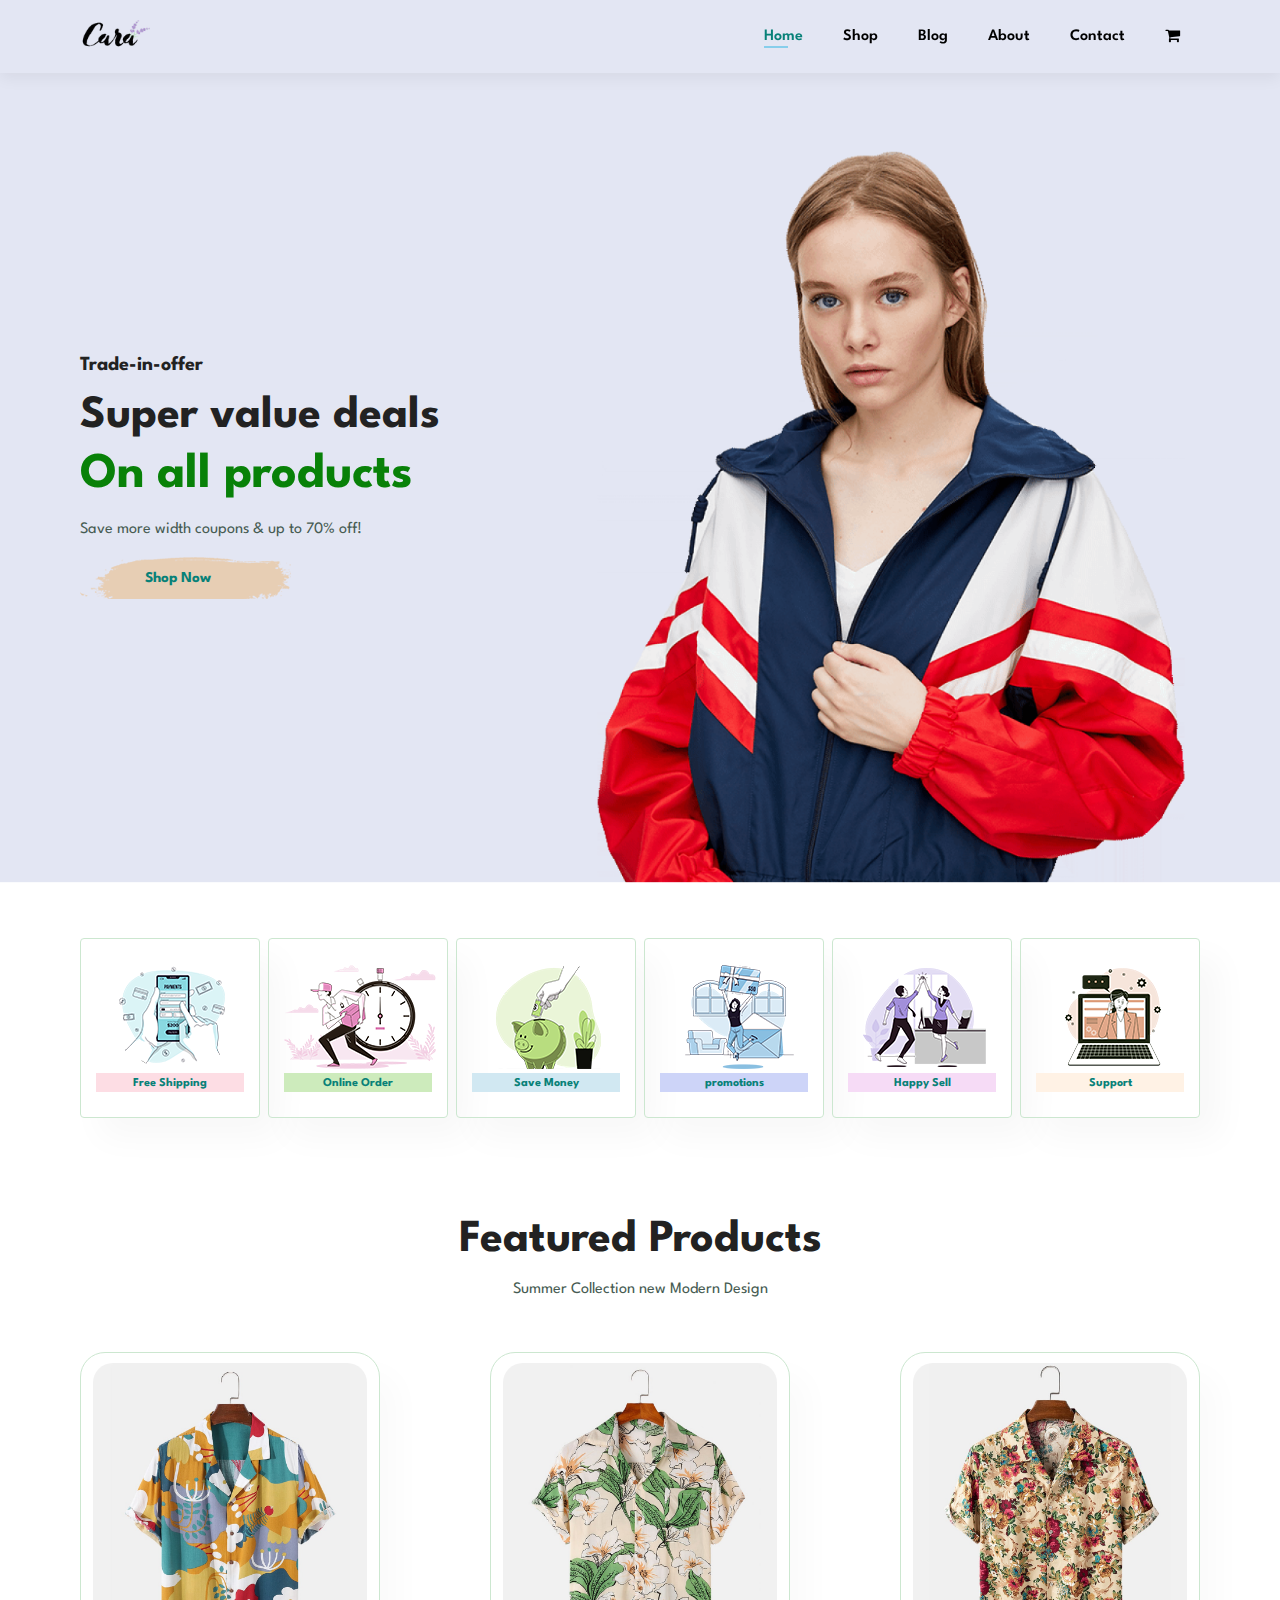
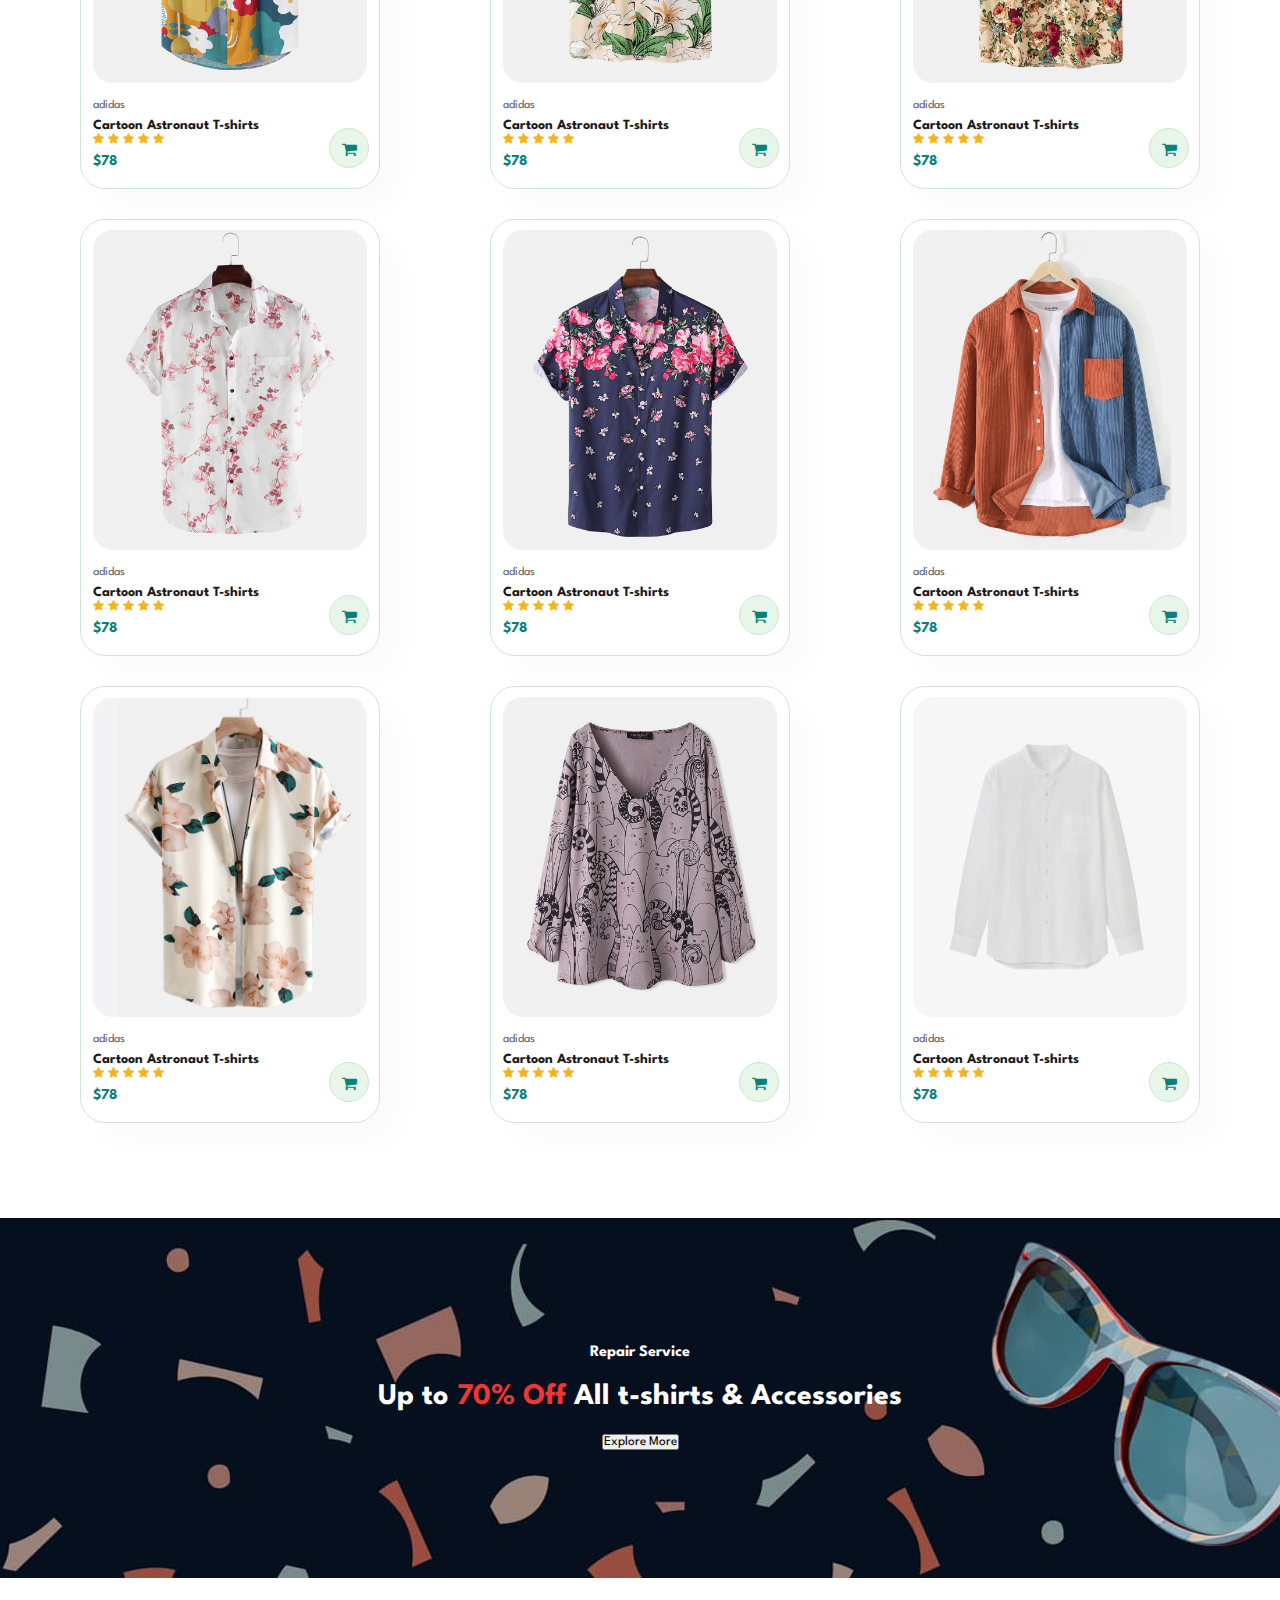
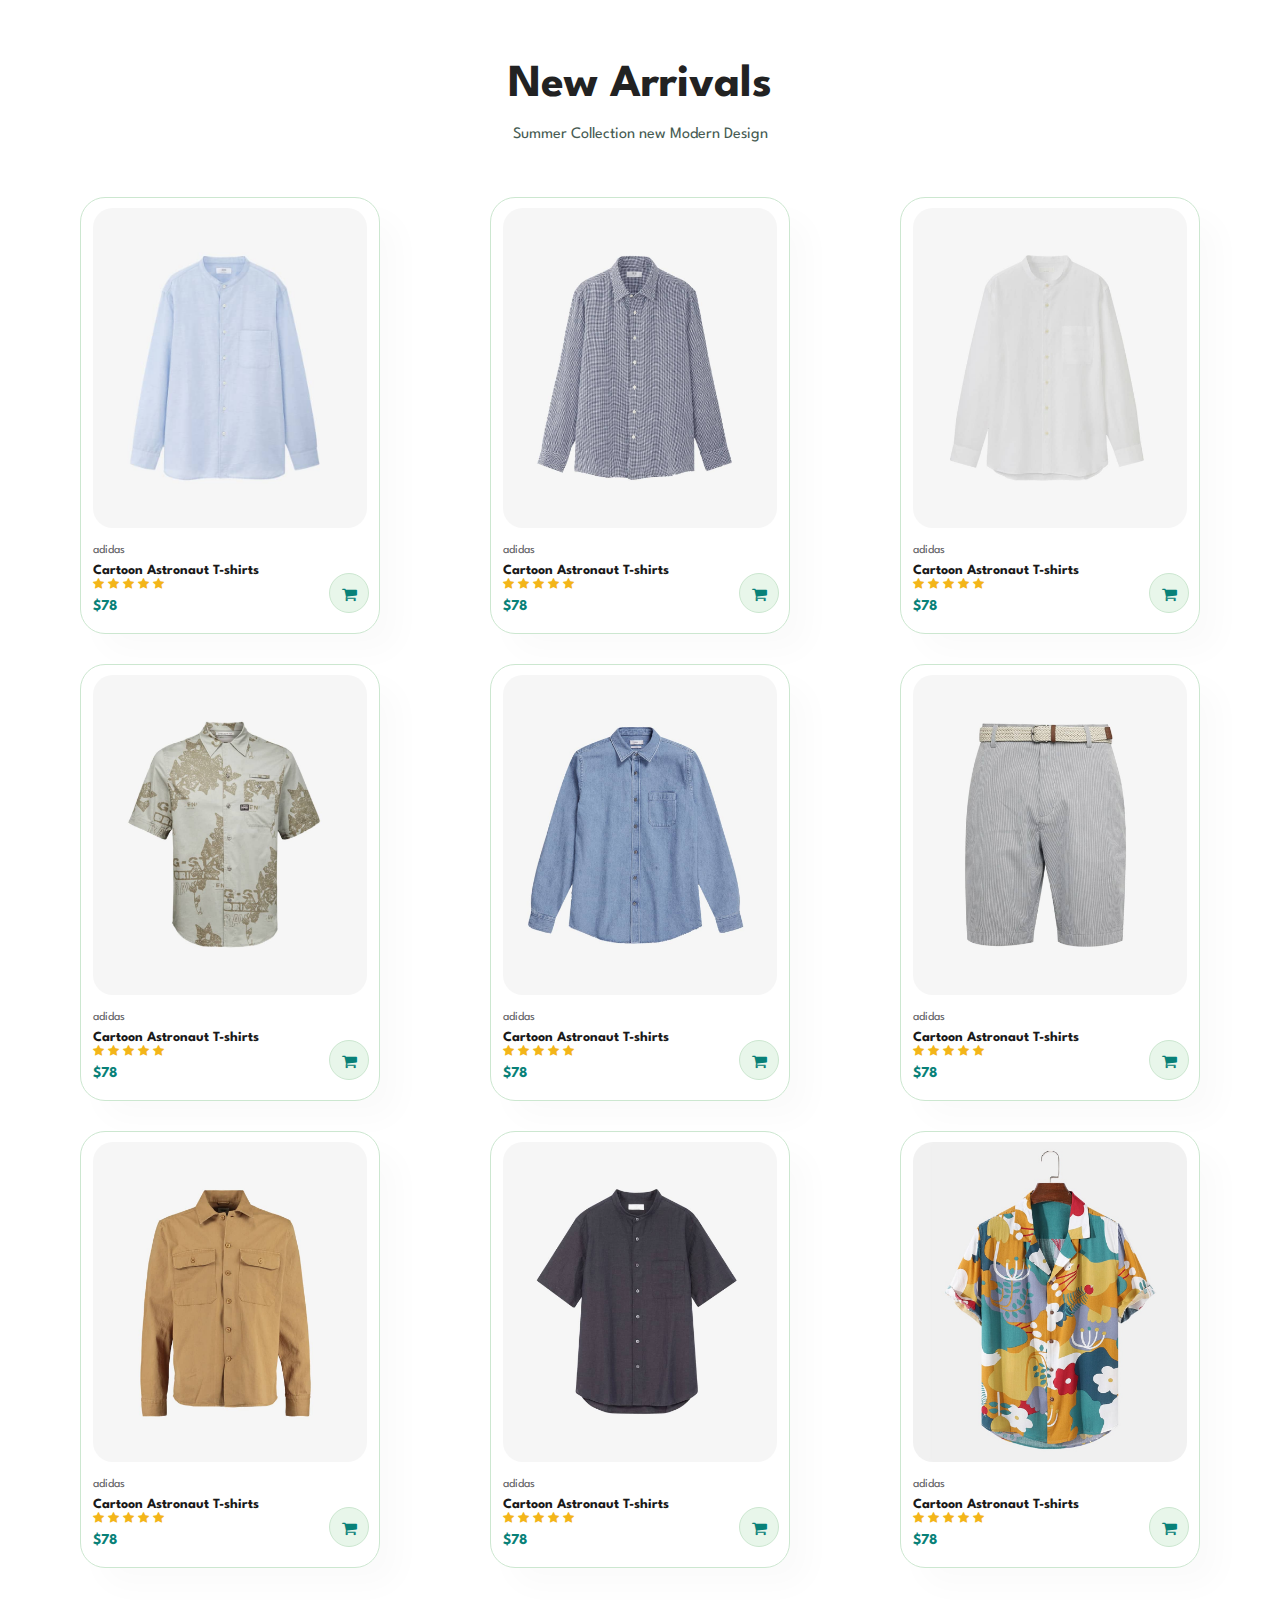
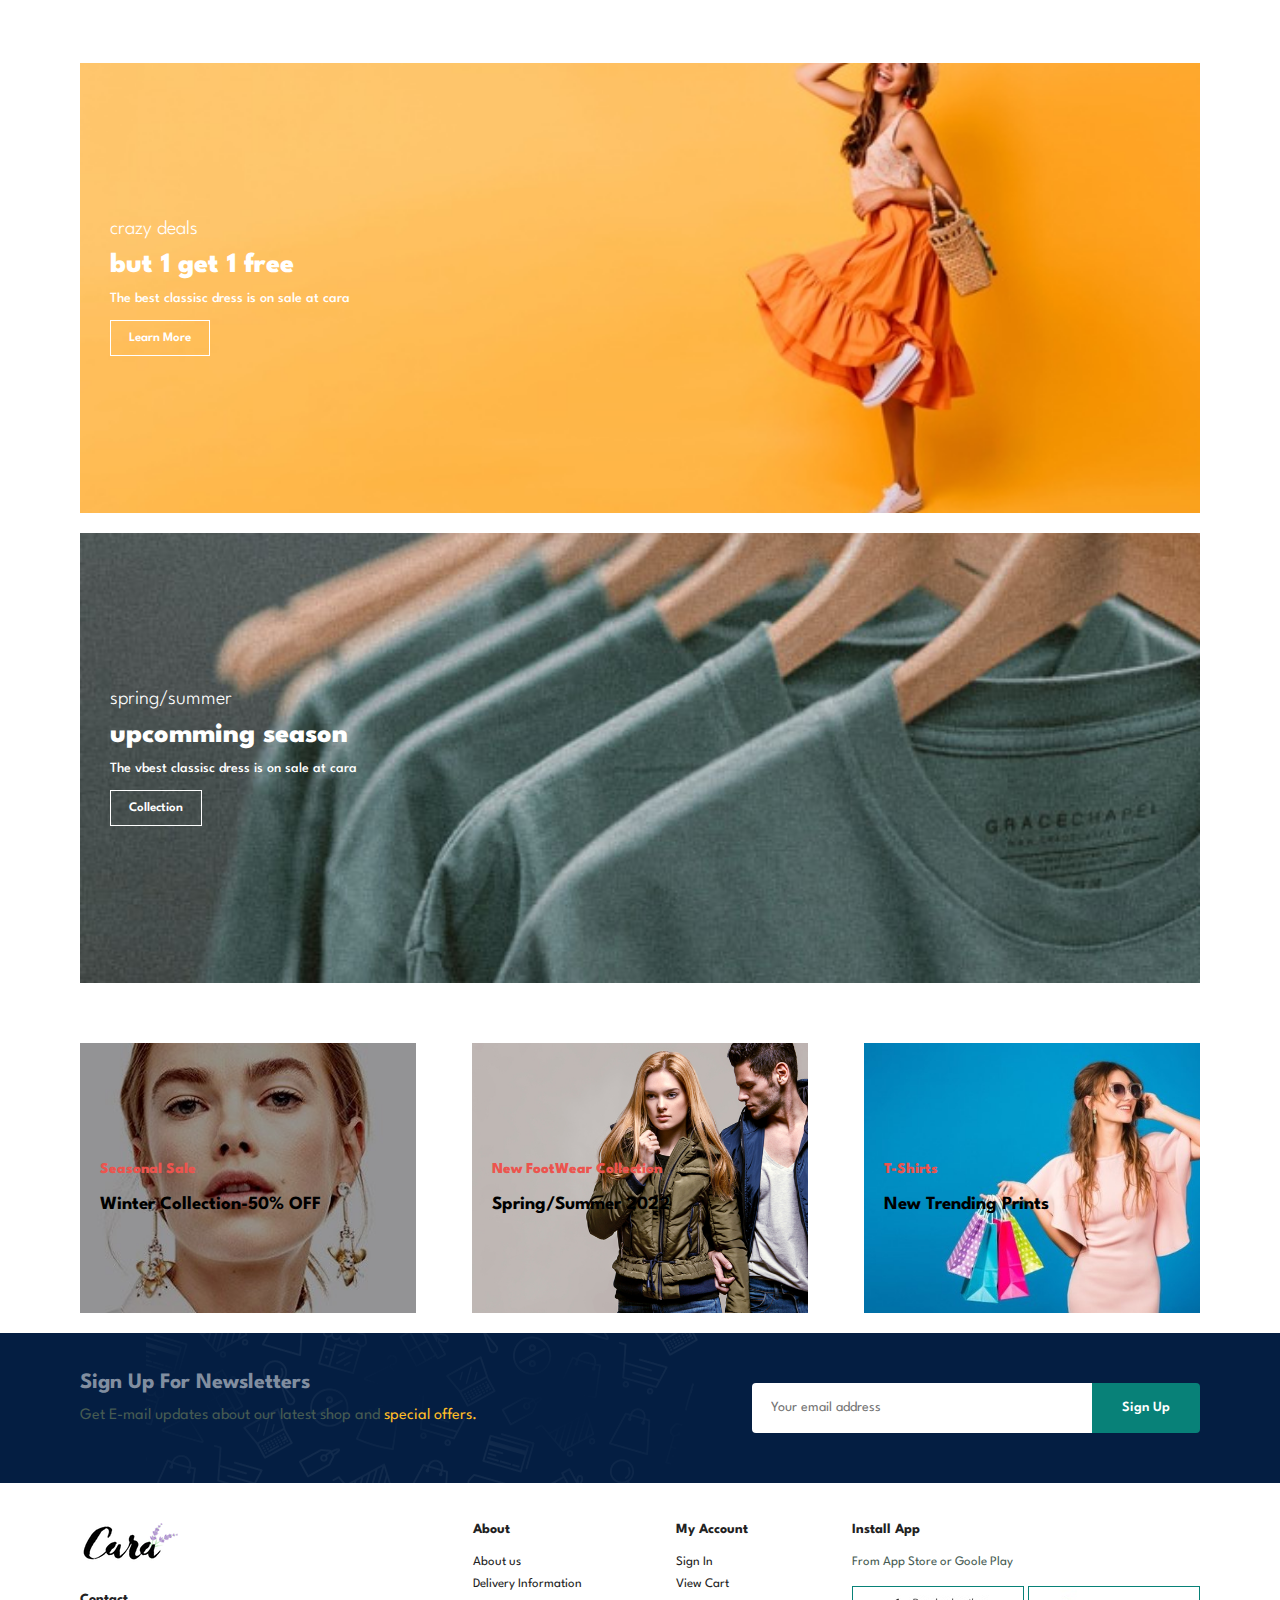
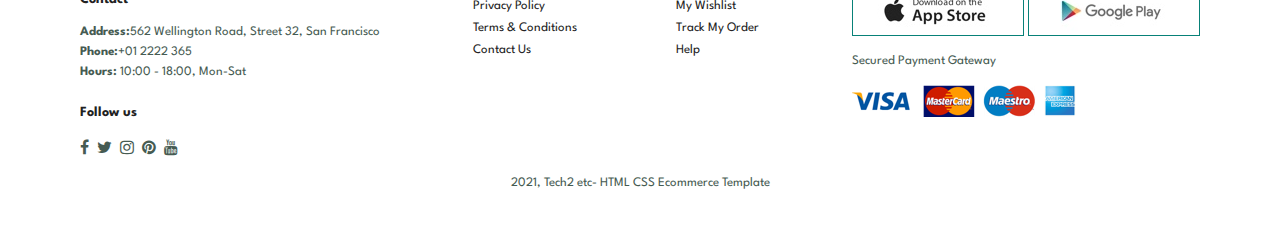
<file: index.html>
<!DOCTYPE html>
<html lang="en">
<head>
    <meta charset="UTF-8">
    <meta name="viewport" content="width=device-width, initial-scale=1.0">
    <title>Ecommerce Website</title>
    <link rel="stylesheet" href="style.css">
    <link rel="stylesheet" href="https://cdnjs.cloudflare.com/ajax/libs/font-awesome/4.7.0/css/font-awesome.min.css">
</head>
<body>

    <section id="header">
        <a href="#"><img src="img/logo.png" class="logo" alt="" style="width: 100px; height: auto;"></a>

        <div>
            <ul id="navbar">
                <li><a class="active" href="home.html">Home</a></li>
                <li><a href="shop.html">Shop</a></li>
                <li><a href="blog.html">Blog</a></li>
                <li><a href="about.html">About</a></li>
                <li><a href="contact.html">Contact</a></li>
                <li id="lg-bag"><a href="cart.html"><i class="fa fa-shopping-cart" aria-hidden="true"></i></a></li>
                <a href="#" id="close"><i class="fa fa-times"></i></a>
            </ul>
        </div>
        <div id="mobile">
            <a href="cart.html"><i class="fa fa-shopping-cart" aria-hidden="true"></i></a>
            <i id="bar" class="fa fa-outdent"></i>
        </div>
    </section>

    <section id="hero">
        <h4>Trade-in-offer</h4>
        <h2>Super value deals</h2>
        <h1>On all products</h1>
        <p>Save more width coupons & up to 70% off!</p>
        <button>Shop Now</button>
    </section>

    <section id="feature" class="section-p1">
        <div class="fe-box">
            <img src="img/features/f1.png" alt="">
            <h6>Free Shipping</h6>
        </div>
        <div class="fe-box">
            <img src="img/features/f2.png" alt="">
            <h6>Online Order</h6>
        </div>
        <div class="fe-box">
            <img src="img/features/f3.png" alt="">
            <h6>Save Money</h6>
        </div>
        <div class="fe-box">
            <img src="img/features/f4.png" alt="">
            <h6>promotions</h6>
        </div>
        <div class="fe-box">
            <img src="img/features/f5.png" alt="">
            <h6>Happy Sell</h6>
        </div>
        <div class="fe-box">
            <img src="img/features/f6.png" alt="">
            <h6>Support</h6>
        </div>
    </section>

    <section id="product1" class="section-p1">
        <h2>Featured Products</h2>
        <p>Summer Collection new Modern Design</p>
        <div class=" pro-container">
            <div class="pro">
                <img src="img/products/f1.jpg" alt="">
                <div class="des">
                    <span>adidas</span>
                    <h5>Cartoon Astronaut T-shirts</h5>
                    <div class="star">
                        <i class="fa fa-star"></i>
                        <i class="fa fa-star"></i>
                        <i class="fa fa-star"></i>
                        <i class="fa fa-star"></i>
                        <i class="fa fa-star"></i>
                    </div>
                    <h4>$78</h4>
                </div>
                <a href="#"><i class="fa fa-shopping-cart cart"></i></a>
            </div>
            <div class="pro">
            <img src="img/products/f2.jpg" alt="">
            <div class="des">
                <span>adidas</span>
                <h5>Cartoon Astronaut T-shirts</h5>
                <div class="star">
                    <i class="fa fa-star"></i>
                    <i class="fa fa-star"></i>
                    <i class="fa fa-star"></i>
                    <i class="fa fa-star"></i>
                    <i class="fa fa-star"></i>
                </div>
                <h4>$78</h4>
            </div>
            <a href="#"><i class="fa fa-shopping-cart cart"></i></a>
            </div>
            <div class="pro">
            <img src="img/products/f3.jpg" alt="">
            <div class="des">
                <span>adidas</span>
                <h5>Cartoon Astronaut T-shirts</h5>
                <div class="star">
                    <i class="fa fa-star"></i>
                    <i class="fa fa-star"></i>
                    <i class="fa fa-star"></i>
                    <i class="fa fa-star"></i>
                    <i class="fa fa-star"></i>
                </div>
                <h4>$78</h4>
            </div>
            <a href="#"><i class="fa fa-shopping-cart cart"></i></a>
            </div>
            <div class="pro">
            <img src="img/products/f4.jpg" alt="">
            <div class="des">
                <span>adidas</span>
                <h5>Cartoon Astronaut T-shirts</h5>
                <div class="star">
                    <i class="fa fa-star"></i>
                    <i class="fa fa-star"></i>
                    <i class="fa fa-star"></i>
                    <i class="fa fa-star"></i>
                    <i class="fa fa-star"></i>
                </div>
                <h4>$78</h4>
            </div>
            <a href="#"><i class="fa fa-shopping-cart cart"></i></a>
            </div>
            <div class="pro">
            <img src="img/products/f5.jpg" alt="">
            <div class="des">
                <span>adidas</span>
                <h5>Cartoon Astronaut T-shirts</h5>
                <div class="star">
                    <i class="fa fa-star"></i>
                    <i class="fa fa-star"></i>
                    <i class="fa fa-star"></i>
                    <i class="fa fa-star"></i>
                    <i class="fa fa-star"></i>
                </div>
                <h4>$78</h4>
            </div>
            <a href="#"><i class="fa fa-shopping-cart cart"></i></a>
            </div>
            <div class="pro">
            <img src="img/products/f6.jpg" alt="">
            <div class="des">
                <span>adidas</span>
                <h5>Cartoon Astronaut T-shirts</h5>
                <div class="star">
                    <i class="fa fa-star"></i>
                    <i class="fa fa-star"></i>
                    <i class="fa fa-star"></i>
                    <i class="fa fa-star"></i>
                    <i class="fa fa-star"></i>
                </div>
                <h4>$78</h4>
            </div>
            <a href="#"><i class="fa fa-shopping-cart cart"></i></a>
            </div>
            <div class="pro">
            <img src="img/products/f7.png" alt="">
            <div class="des">
                <span>adidas</span>
                <h5>Cartoon Astronaut T-shirts</h5>
                <div class="star">
                    <i class="fa fa-star"></i>
                    <i class="fa fa-star"></i>
                    <i class="fa fa-star"></i>
                    <i class="fa fa-star"></i>
                    <i class="fa fa-star"></i>
                </div>
                <h4>$78</h4>
            </div>
            <a href="#"><i class="fa fa-shopping-cart cart"></i></a>
            </div>
            <div class="pro">
            <img src="img/products/f8.jpg" alt="">
            <div class="des">
                <span>adidas</span>
                <h5>Cartoon Astronaut T-shirts</h5>
                <div class="star">
                    <i class="fa fa-star"></i>
                    <i class="fa fa-star"></i>
                    <i class="fa fa-star"></i>
                    <i class="fa fa-star"></i>
                    <i class="fa fa-star"></i>
                </div>
                <h4>$78</h4>
            </div>
            <a href="#"><i class="fa fa-shopping-cart cart"></i></a>
            </div>
            <div class="pro">
                <img src="img/products/n3.jpg" height="50px" width="50px">
                <div class="des">
                    <span>adidas</span>
                    <h5>Cartoon Astronaut T-shirts</h5>
                    <div class="star">
                        <i class="fa fa-star"></i>
                        <i class="fa fa-star"></i>
                        <i class="fa fa-star"></i>
                        <i class="fa fa-star"></i>
                        <i class="fa fa-star"></i>
                    </div>
                    <h4>$78</h4>
                </div>
                <a href="#"><i class="fa fa-shopping-cart cart"></i></a>
                </div>
        </div>
    </section>

    <section id="banner" class="section-m1">
        <h4>Repair Service</h4>
        <h2>Up to <span>70% Off</span> All t-shirts & Accessories</h2>
        <button>Explore More</button>
    </section>

    <section id="product1" class="section-p1">
        <h2>New Arrivals</h2>
        <p>Summer Collection new Modern Design</p>
        <div class=" pro-container">
            <div class="pro">
                <img src="img/products/n1.jpg" alt="">
                <div class="des">
                    <span>adidas</span>
                    <h5>Cartoon Astronaut T-shirts</h5>
                    <div class="star">
                        <i class="fa fa-star"></i>
                        <i class="fa fa-star"></i>
                        <i class="fa fa-star"></i>
                        <i class="fa fa-star"></i>
                        <i class="fa fa-star"></i>
                    </div>
                    <h4>$78</h4>
                </div>
                <a href="#"><i class="fa fa-shopping-cart cart"></i></a>
            </div>
            <div class="pro">
            <img src="img/products/n2.jpg" alt="">
            <div class="des">
                <span>adidas</span>
                <h5>Cartoon Astronaut T-shirts</h5>
                <div class="star">
                    <i class="fa fa-star"></i>
                    <i class="fa fa-star"></i>
                    <i class="fa fa-star"></i>
                    <i class="fa fa-star"></i>
                    <i class="fa fa-star"></i>
                </div>
                <h4>$78</h4>
            </div>
            <a href="#"><i class="fa fa-shopping-cart cart"></i></a>
            </div>
            <div class="pro">
            <img src="img/products/n3.jpg" alt="">
            <div class="des">
                <span>adidas</span>
                <h5>Cartoon Astronaut T-shirts</h5>
                <div class="star">
                    <i class="fa fa-star"></i>
                    <i class="fa fa-star"></i>
                    <i class="fa fa-star"></i>
                    <i class="fa fa-star"></i>
                    <i class="fa fa-star"></i>
                </div>
                <h4>$78</h4>
            </div>
            <a href="#"><i class="fa fa-shopping-cart cart"></i></a>
            </div>
            <div class="pro">
            <img src="img/products/n4.jpg" alt="">
            <div class="des">
                <span>adidas</span>
                <h5>Cartoon Astronaut T-shirts</h5>
                <div class="star">
                    <i class="fa fa-star"></i>
                    <i class="fa fa-star"></i>
                    <i class="fa fa-star"></i>
                    <i class="fa fa-star"></i>
                    <i class="fa fa-star"></i>
                </div>
                <h4>$78</h4>
            </div>
            <a href="#"><i class="fa fa-shopping-cart cart"></i></a>
            </div>
            <div class="pro">
            <img src="img/products/n5.jpg" alt="">
            <div class="des">
                <span>adidas</span>
                <h5>Cartoon Astronaut T-shirts</h5>
                <div class="star">
                    <i class="fa fa-star"></i>
                    <i class="fa fa-star"></i>
                    <i class="fa fa-star"></i>
                    <i class="fa fa-star"></i>
                    <i class="fa fa-star"></i>
                </div>
                <h4>$78</h4>
            </div>
            <a href="#"><i class="fa fa-shopping-cart cart"></i></a>
            </div>
            <div class="pro">
            <img src="img/products/n6.jpg" alt="">
            <div class="des">
                <span>adidas</span>
                <h5>Cartoon Astronaut T-shirts</h5>
                <div class="star">
                    <i class="fa fa-star"></i>
                    <i class="fa fa-star"></i>
                    <i class="fa fa-star"></i>
                    <i class="fa fa-star"></i>
                    <i class="fa fa-star"></i>
                </div>
                <h4>$78</h4>
            </div>
            <a href="#"><i class="fa fa-shopping-cart cart"></i></a>
            </div>
            <div class="pro">
            <img src="img/products/n7.jpg" alt="">
            <div class="des">
                <span>adidas</span>
                <h5>Cartoon Astronaut T-shirts</h5>
                <div class="star">
                    <i class="fa fa-star"></i>
                    <i class="fa fa-star"></i>
                    <i class="fa fa-star"></i>
                    <i class="fa fa-star"></i>
                    <i class="fa fa-star"></i>
                </div>
                <h4>$78</h4>
            </div>
            <a href="#"><i class="fa fa-shopping-cart cart"></i></a>
            </div>
            <div class="pro">
            <img src="img/products/n8.jpg" alt="">
            <div class="des">
                <span>adidas</span>
                <h5>Cartoon Astronaut T-shirts</h5>
                <div class="star">
                    <i class="fa fa-star"></i>
                    <i class="fa fa-star"></i>
                    <i class="fa fa-star"></i>
                    <i class="fa fa-star"></i>
                    <i class="fa fa-star"></i>
                </div>
                <h4>$78</h4>
            </div>
            <a href="#"><i class="fa fa-shopping-cart cart"></i></a>
            </div>
            <div class="pro" id="f9">
                <img src="img/products/f1.jpg" alt="">
                <div class="des">
                    <span>adidas</span>
                    <h5>Cartoon Astronaut T-shirts</h5>
                    <div class="star">
                        <i class="fa fa-star"></i>
                        <i class="fa fa-star"></i>
                        <i class="fa fa-star"></i>
                        <i class="fa fa-star"></i>
                        <i class="fa fa-star"></i>
                    </div>
                    <h4>$78</h4>
                </div>
                <a href="#"><i class="fa fa-shopping-cart cart"></i></a>
                </div>
        </div>
    </section>

    <section id="sm-banner" class="section-p1">
        <div class="banner-box">
            <h4>crazy deals</h4>
            <h2>but 1 get 1 free</h2>
            <span>The best classisc dress is on sale at cara</span>
            <button class="white">Learn More</button>
        </div>
        <div class="banner-box banner-box2">
            <h4>spring/summer</h4>
            <h2>upcomming season</h2>
            <span>The vbest classisc dress is on sale at cara</span>
            <button class="white">Collection</button>
        </div>
    </section>

    <section id="banner3">
        <div class="banner-box">
            <h2>Seasonal Sale</h2>
            <h3>Winter Collection-50% OFF</h3>
        </div>
        <div class="banner-box banner-box2">
            <h2>New FootWear Collection</h2>
            <h3>Spring/Summer 2022</h3>
        </div>
        <div class="banner-box banner-box3">
            <h2>T-Shirts</h2>
            <h3>New Trending Prints</h3>
        </div>
    </section>

    <section id="newletter" class="section-p1 section-p1">
        <div class="newstext">
            <h4>Sign Up For Newsletters</h4>
            <p>Get E-mail updates about our latest shop and <span>special offers.</span></p>
        </div>
        <div class="form">
            <input type="text" placeholder="Your email address">
            <button class="normal">Sign Up</button>
        </div>
    </section>

    <footer class="section-p1">
        <div class="col">
            <img class="logo" src="img/logo.png" alt="">
            <h4>Contact</h4>
            <p><strong>Address:</strong>562 Wellington Road, Street 32, San Francisco</p>
            <p><strong>Phone:</strong>+01 2222 365</p>
            <p><strong>Hours:</strong> 10:00 - 18:00, Mon-Sat</p>
            <div class="follow">
                <h4>Follow us</h4>
                <div class="icon">
                    <i class="fa fa-facebook-f"></i>
                    <i class="fa fa-twitter"></i>
                    <i class="fa fa-instagram"></i>
                    <i class="fa fa-pinterest"></i>
                    <i class="fa fa-youtube"></i>
                </div>
            </div>
        </div>
        <div class="col">
            <h4>About</h4>
            <a href="#">About us</a>
            <a href="#">Delivery Information</a>
            <a href="#">Privacy Policy</a>
            <a href="#">Terms & Conditions</a>
            <a href="#">Contact Us</a>
        </div>
        <div class="col">
            <h4>My Account</h4>
            <a href="#">Sign In</a>
            <a href="#">View Cart</a>
            <a href="#">My Wishlist</a>
            <a href="#">Track My Order</a>
            <a href="#">Help</a>
        </div>
        <div class="col install">
            <h4>Install App</h4>
            <p>From App Store or Goole Play</p>
            <div class="row">
                <img src="img/pay/app.jpg" alt="">
                <img src="img/pay/play.jpg" alt="">
            </div>
            <p>Secured Payment Gateway</p>
            <img src="img/pay/pay.png" alt="">
        </div>
        <div class="copyright"> 
            <p>2021, Tech2 etc- HTML CSS Ecommerce Template</p>
        </div>
    </footer>

    <script src="script.js"></script>
</body>
</html>
</file>
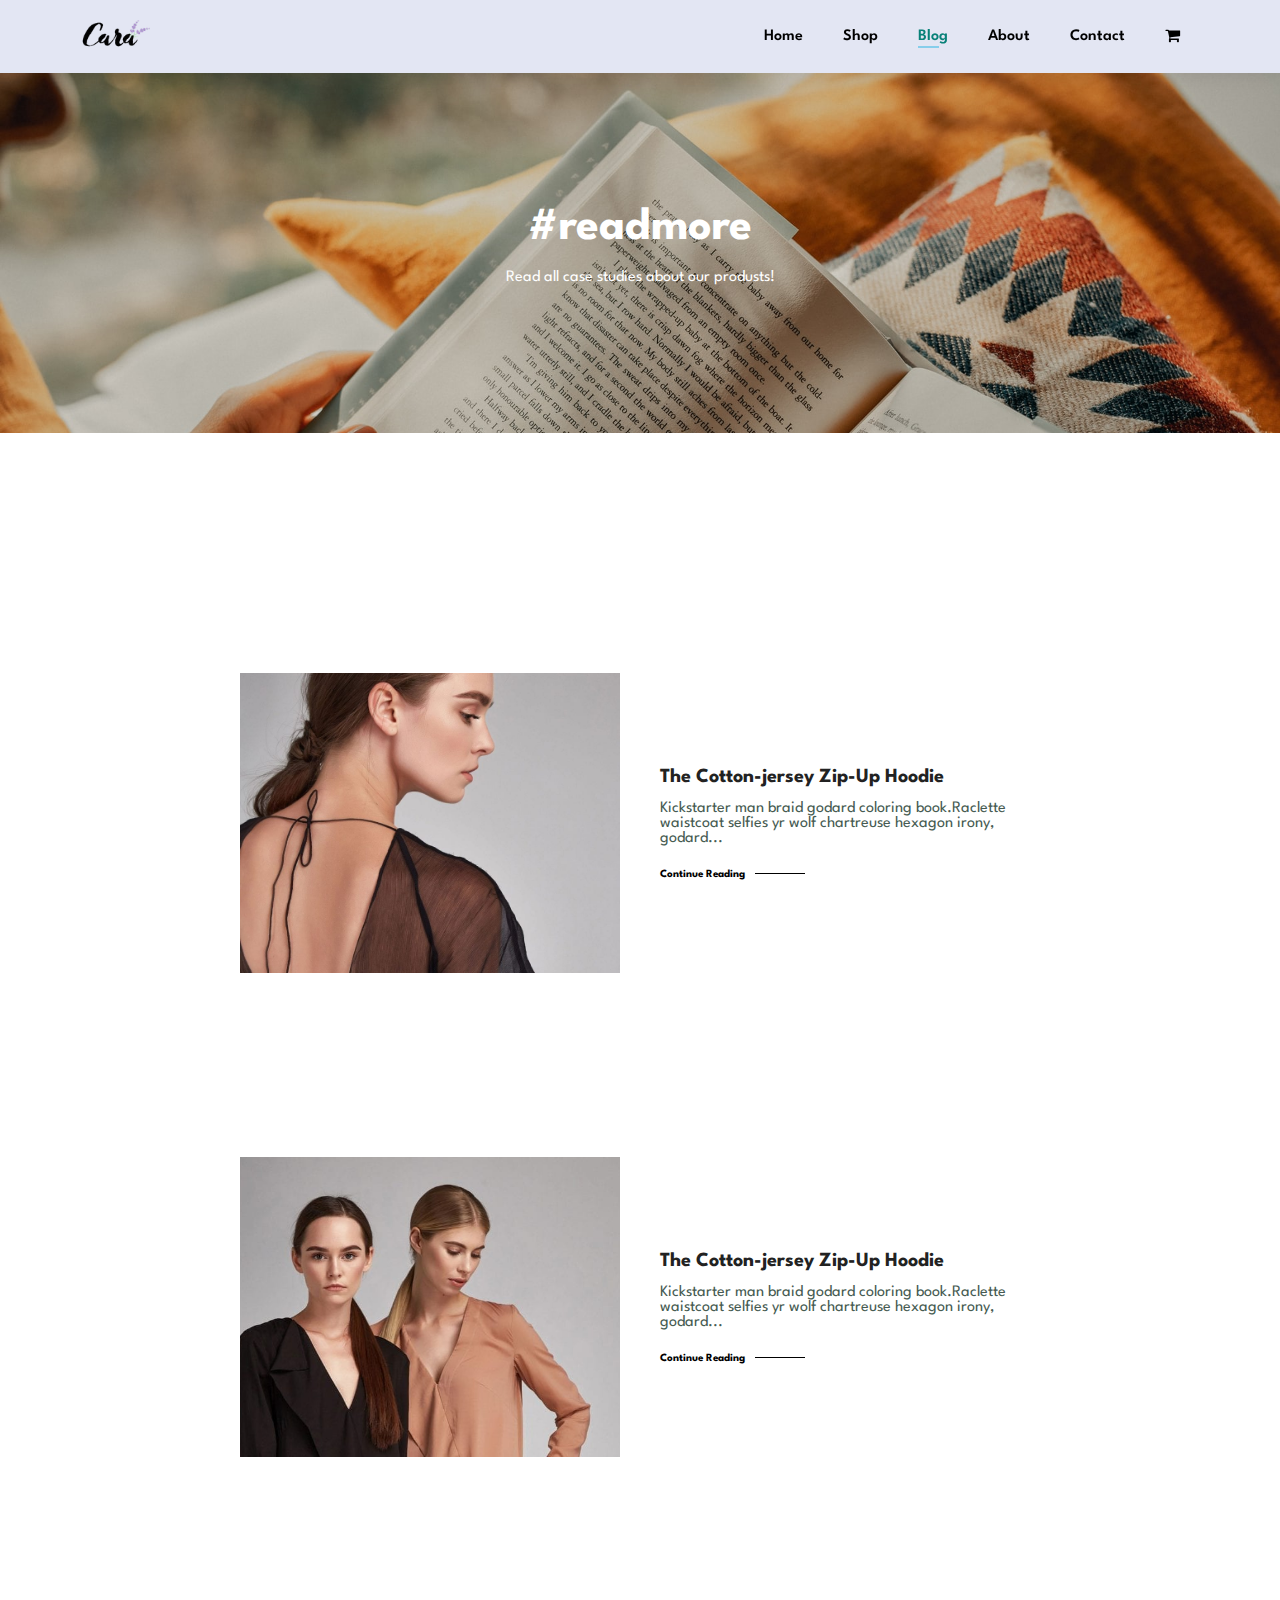
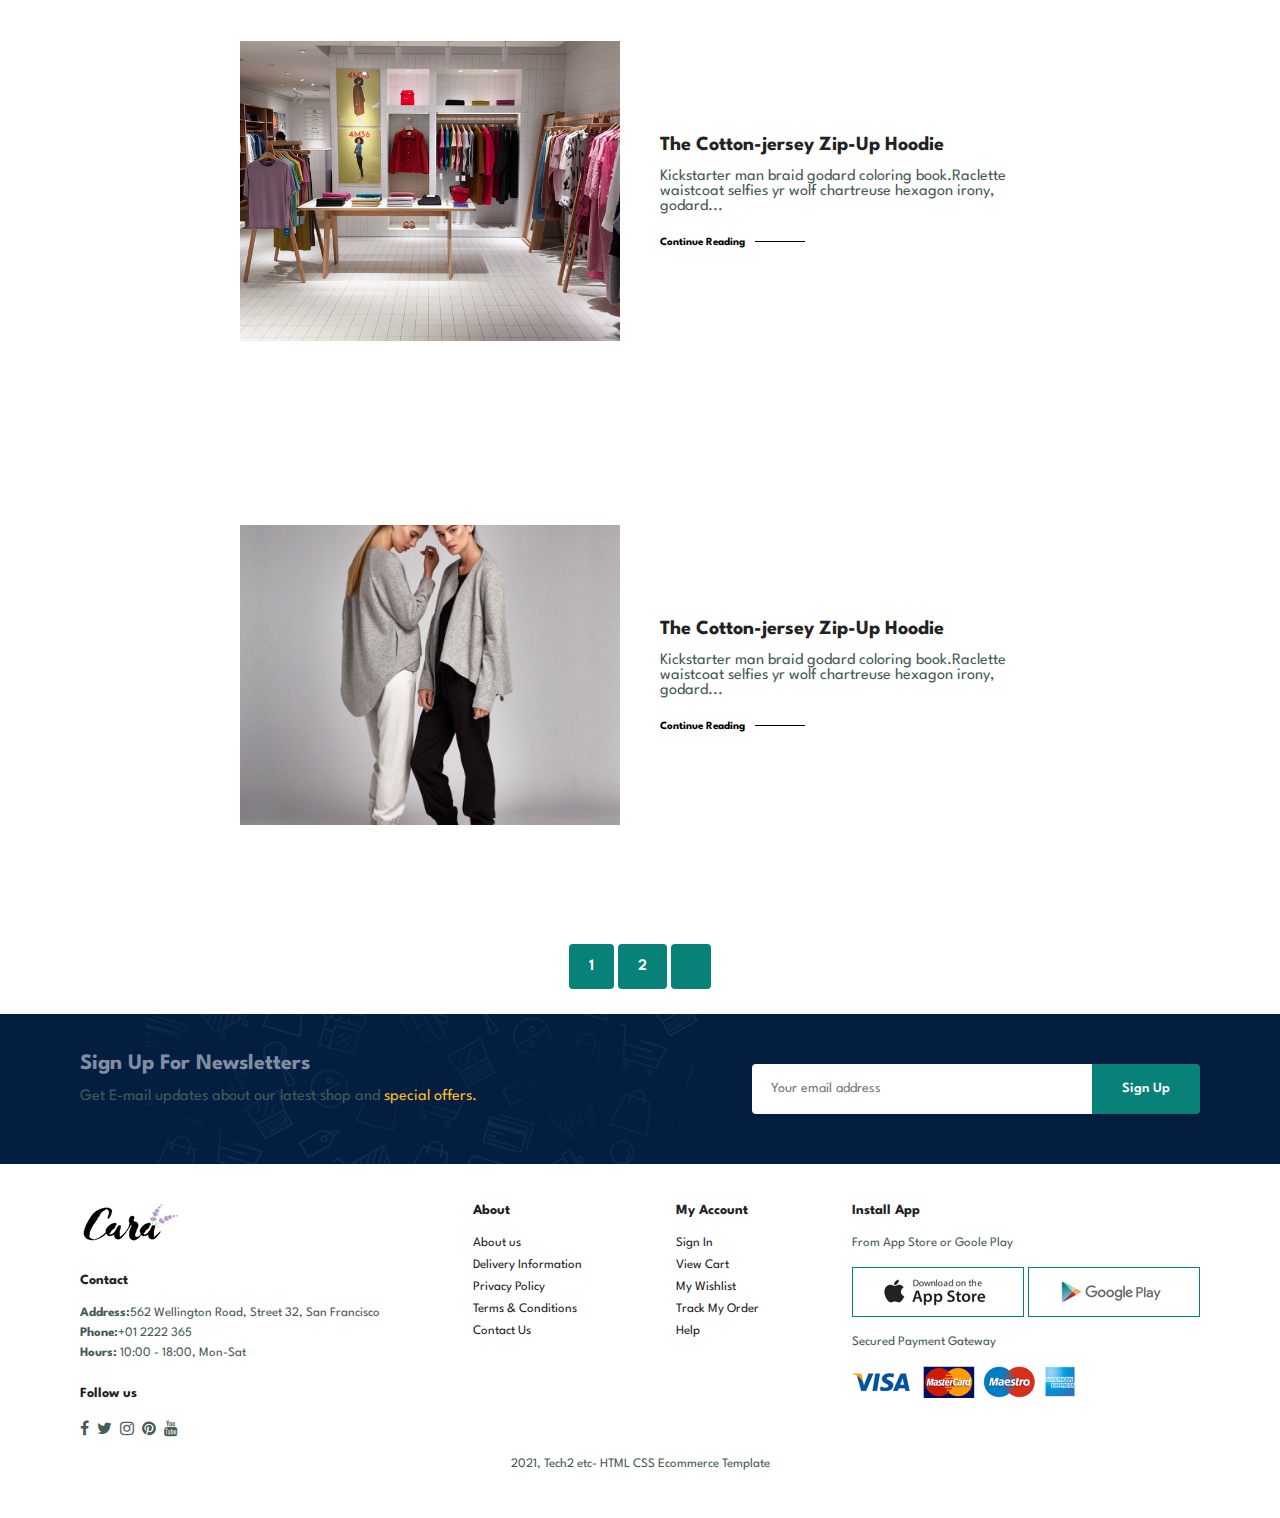
<file: blog.html>
<!DOCTYPE html>
<html lang="en">
<head>
    <meta charset="UTF-8">
    <meta name="viewport" content="width=device-width, initial-scale=1.0">
    <title>Ecommerce Website</title>
    <link rel="stylesheet" href="style.css">
    <link rel="stylesheet" href="https://cdnjs.cloudflare.com/ajax/libs/font-awesome/4.7.0/css/font-awesome.min.css">
</head>
<body>

    <section id="header">
        <a href="#"><img src="img/logo.png" class="logo" alt="" style="width: 100px; height: auto;"></a>

        <div>
            <ul id="navbar">
                <li><a href="home.html">Home</a></li>
                <li><a href="shop.html">Shop</a></li>
                <li><a class="active" href="blog.html">Blog</a></li>
                <li><a href="about.html">About</a></li>
                <li><a href="contact.html">Contact</a></li>
                <li id="lg-bag"><a href="cart.html"><i class="fa fa-shopping-cart" aria-hidden="true"></i></a></li>
                <a href="#" id="close"><i class="fa fa-times"></i></a>
            </ul>
        </div>
        <div id="mobile">
            <a href="cart.html"><i class="fa fa-shopping-cart" aria-hidden="true"></i></a>
            <i id="bar" class="fa fa-outdent"></i>
        </div>
    </section>

    <section id="page-header" class="blog-header">
        <h2>#readmore</h2>
        <p>Read all case studies about our produsts!</p>
    </section>

    <section id="blog">
        <div class="blog-box">
            <div class="blog-img">
                <img src="img/blog/b1.jpg" alt="">
            </div>
            <div class="blog-details">
                <h4>The Cotton-jersey Zip-Up Hoodie</h4>
                <p>Kickstarter man braid godard coloring book.Raclette waistcoat selfies yr wolf chartreuse hexagon irony, godard...</p>
                <a href="#">Continue Reading</a>
            </div>
            <!-- <h1>13/01</h1> -->
        </div>
        <div class="blog-box">
            <div class="blog-img">
                <img src="img/blog/b2.jpg" alt="">
            </div>
            <div class="blog-details">
                <h4>The Cotton-jersey Zip-Up Hoodie</h4>
                <p>Kickstarter man braid godard coloring book.Raclette waistcoat selfies yr wolf chartreuse hexagon irony, godard...</p>
                <a href="#">Continue Reading</a>
            </div>
            <!-- <h1>13/01</h1> -->
        </div>
        <div class="blog-box">
            <div class="blog-img">
                <img src="img/blog/b3.jpg" alt="">
            </div>
            <div class="blog-details">
                <h4>The Cotton-jersey Zip-Up Hoodie</h4>
                <p>Kickstarter man braid godard coloring book.Raclette waistcoat selfies yr wolf chartreuse hexagon irony, godard...</p>
                <a href="#">Continue Reading</a>
            </div>
            <!-- <h1>13/01</h1> -->
        </div>
        <div class="blog-box">
            <div class="blog-img">
                <img src="img/blog/b4.jpg" alt="">
            </div>
            <div class="blog-details">
                <h4>The Cotton-jersey Zip-Up Hoodie</h4>
                <p>Kickstarter man braid godard coloring book.Raclette waistcoat selfies yr wolf chartreuse hexagon irony, godard...</p>
                <a href="#">Continue Reading</a>
            </div>
            <!-- <h1>13/01</h1> -->
        </div>
    </section>

    <section id="pagination" class="section-p1">
        <a href="#">1</a>
        <a href="#">2</a>
        <a href="#"><i class="fa fa-long-arrow-alt-right"></i></a>
    </section>

    <section id="newletter" class="section-p1 section-p1">
        <div class="newstext">
            <h4>Sign Up For Newsletters</h4>
            <p>Get E-mail updates about our latest shop and <span>special offers.</span></p>
        </div>
        <div class="form">
            <input type="text" placeholder="Your email address">
            <button class="normal">Sign Up</button>
        </div>
    </section>

    <footer class="section-p1">
        <div class="col">
            <img class="logo" src="img/logo.png" alt="">
            <h4>Contact</h4>
            <p><strong>Address:</strong>562 Wellington Road, Street 32, San Francisco</p>
            <p><strong>Phone:</strong>+01 2222 365</p>
            <p><strong>Hours:</strong> 10:00 - 18:00, Mon-Sat</p>
            <div class="follow">
                <h4>Follow us</h4>
                <div class="icon">
                    <i class="fa fa-facebook-f"></i>
                    <i class="fa fa-twitter"></i>
                    <i class="fa fa-instagram"></i>
                    <i class="fa fa-pinterest"></i>
                    <i class="fa fa-youtube"></i>
                </div>
            </div>
        </div>
        <div class="col">
            <h4>About</h4>
            <a href="#">About us</a>
            <a href="#">Delivery Information</a>
            <a href="#">Privacy Policy</a>
            <a href="#">Terms & Conditions</a>
            <a href="#">Contact Us</a>
        </div>
        <div class="col">
            <h4>My Account</h4>
            <a href="#">Sign In</a>
            <a href="#">View Cart</a>
            <a href="#">My Wishlist</a>
            <a href="#">Track My Order</a>
            <a href="#">Help</a>
        </div>
        <div class="col install">
            <h4>Install App</h4>
            <p>From App Store or Goole Play</p>
            <div class="row">
                <img src="img/pay/app.jpg" alt="">
                <img src="img/pay/play.jpg" alt="">
            </div>
            <p>Secured Payment Gateway</p>
            <img src="img/pay/pay.png" alt="">
        </div>
        <div class="copyright"> 
            <p>2021, Tech2 etc- HTML CSS Ecommerce Template</p>
        </div>
    </footer>

    <script src="script.js"></script>
</body>
</html>
</file>
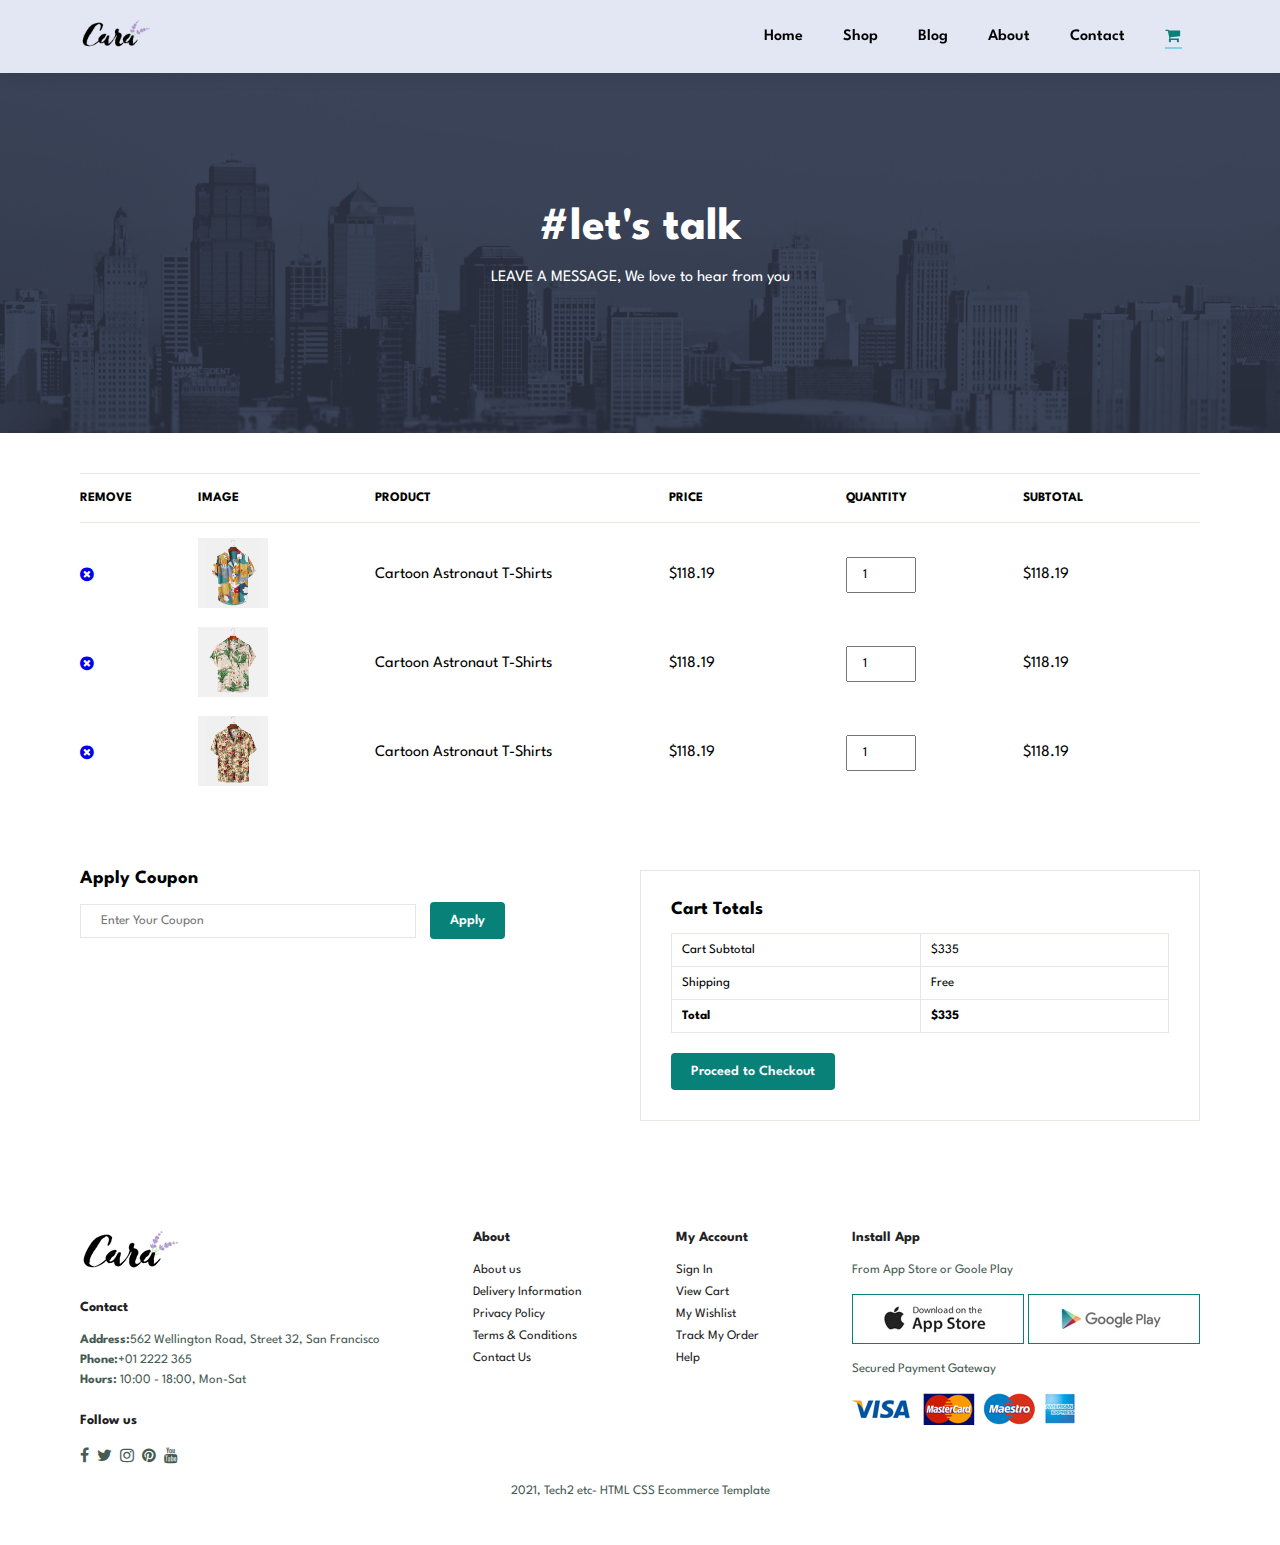
<file: cart.html>
<!DOCTYPE html>
<html lang="en">
<head>
    <meta charset="UTF-8">
    <meta name="viewport" content="width=device-width, initial-scale=1.0">
    <title>Ecommerce Website</title>
    <link rel="stylesheet" href="style.css">
    <link rel="stylesheet" href="https://cdnjs.cloudflare.com/ajax/libs/font-awesome/4.7.0/css/font-awesome.min.css">
</head>
<body>

    <section id="header">
        <a href="#"><img src="img/logo.png" class="logo" alt="" style="width: 100px; height: auto;"></a>

        <div>
            <ul id="navbar">
                <li><a href="home.html">Home</a></li>
                <li><a href="shop.html">Shop</a></li>
                <li><a href="blog.html">Blog</a></li>
                <li><a href="about.html">About</a></li>
                <li><a href="contact.html">Contact</a></li>
                <li id="lg-bag"><a class="active" href="cart.html"><i class="fa fa-shopping-cart" aria-hidden="true"></i></a></li>
                <a href="#" id="close"><i class="fa fa-times"></i></a>
            </ul>
        </div>
        <div id="mobile">
            <a href="cart.html"><i class="fa fa-shopping-cart" aria-hidden="true"></i></a>
            <i id="bar" class="fa fa-outdent"></i>
        </div>
    </section>

    <section id="page-header" class="about-header">
        <h2>#let's talk</h2>
        <p>LEAVE A MESSAGE, We love to hear from you</p>
    </section>

    <section id="cart" class="section-p1">
        <table width="100%">
            <thead>
                <tr>
                    <td>Remove</td>
                    <td>Image</td>
                    <td>Product</td>
                    <td>Price</td>
                    <td>Quantity</td>
                    <td>Subtotal</td>
                </tr>
            </thead>
            <tbody>
                <tr>
                    <td><a href="#"><i class="fa fa-times-circle"></i></a></td>
                    <td><img src="img/products/f1.jpg" alt=""</td>
                    <td>Cartoon Astronaut T-Shirts</td>
                    <td>$118.19</td>
                    <td><input type="number" value="1"></td>
                    <td>$118.19</td>
                </tr>
                <tr>
                    <td><a href="#"><i class="fa fa-times-circle"></i></a></td>
                    <td><img src="img/products/f2.jpg" alt=""</td>
                    <td>Cartoon Astronaut T-Shirts</td>
                    <td>$118.19</td>
                    <td><input type="number" value="1"></td>
                    <td>$118.19</td>
                </tr>
                <tr>
                    <td><a href="#"><i class="fa fa-times-circle"></i></a></td>
                    <td><img src="img/products/f3.jpg" alt=""</td>
                    <td>Cartoon Astronaut T-Shirts</td>
                    <td>$118.19</td>
                    <td><input type="number" value="1"></td>
                    <td>$118.19</td>
                </tr>
            </tbody>
        </table>
    </section>

    <section id="cart-add" class="section-p1">
        <div id="coupon">
            <h3>Apply Coupon</h3>
            <div>
                <input type="text" placeholder="Enter Your Coupon">
                <button class="normal">Apply</button>
            </div>
        </div>

        <div id="subtotal">
            <h3>Cart Totals</h3>
            <table>
                <tr>
                    <td>Cart Subtotal</td>
                    <td>$335</td>
                </tr>
                <tr>
                    <td>Shipping</td>
                    <td>Free</td>
                </tr>
                <tr>
                    <td><strong>Total</strong></td>
                    <td><strong>$335</strong></td>
                </tr>
            </table>
            <button class="normal">Proceed to Checkout</button>

        </div>
    </section>

    <footer class="section-p1">
        <div class="col">
            <img class="logo" src="img/logo.png" alt="">
            <h4>Contact</h4>
            <p><strong>Address:</strong>562 Wellington Road, Street 32, San Francisco</p>
            <p><strong>Phone:</strong>+01 2222 365</p>
            <p><strong>Hours:</strong> 10:00 - 18:00, Mon-Sat</p>
            <div class="follow">
                <h4>Follow us</h4>
                <div class="icon">
                    <i class="fa fa-facebook-f"></i>
                    <i class="fa fa-twitter"></i>
                    <i class="fa fa-instagram"></i>
                    <i class="fa fa-pinterest"></i>
                    <i class="fa fa-youtube"></i>
                </div>
            </div>
        </div>
        <div class="col">
            <h4>About</h4>
            <a href="#">About us</a>
            <a href="#">Delivery Information</a>
            <a href="#">Privacy Policy</a>
            <a href="#">Terms & Conditions</a>
            <a href="#">Contact Us</a>
        </div>
        <div class="col">
            <h4>My Account</h4>
            <a href="#">Sign In</a>
            <a href="#">View Cart</a>
            <a href="#">My Wishlist</a>
            <a href="#">Track My Order</a>
            <a href="#">Help</a>
        </div>
        <div class="col install">
            <h4>Install App</h4>
            <p>From App Store or Goole Play</p>
            <div class="row">
                <img src="img/pay/app.jpg" alt="">
                <img src="img/pay/play.jpg" alt="">
            </div>
            <p>Secured Payment Gateway</p>
            <img src="img/pay/pay.png" alt="">
        </div>
        <div class="copyright"> 
            <p>2021, Tech2 etc- HTML CSS Ecommerce Template</p>
        </div>
    </footer>


    <script src="script.js"></script>
</body>
</html>
</file>
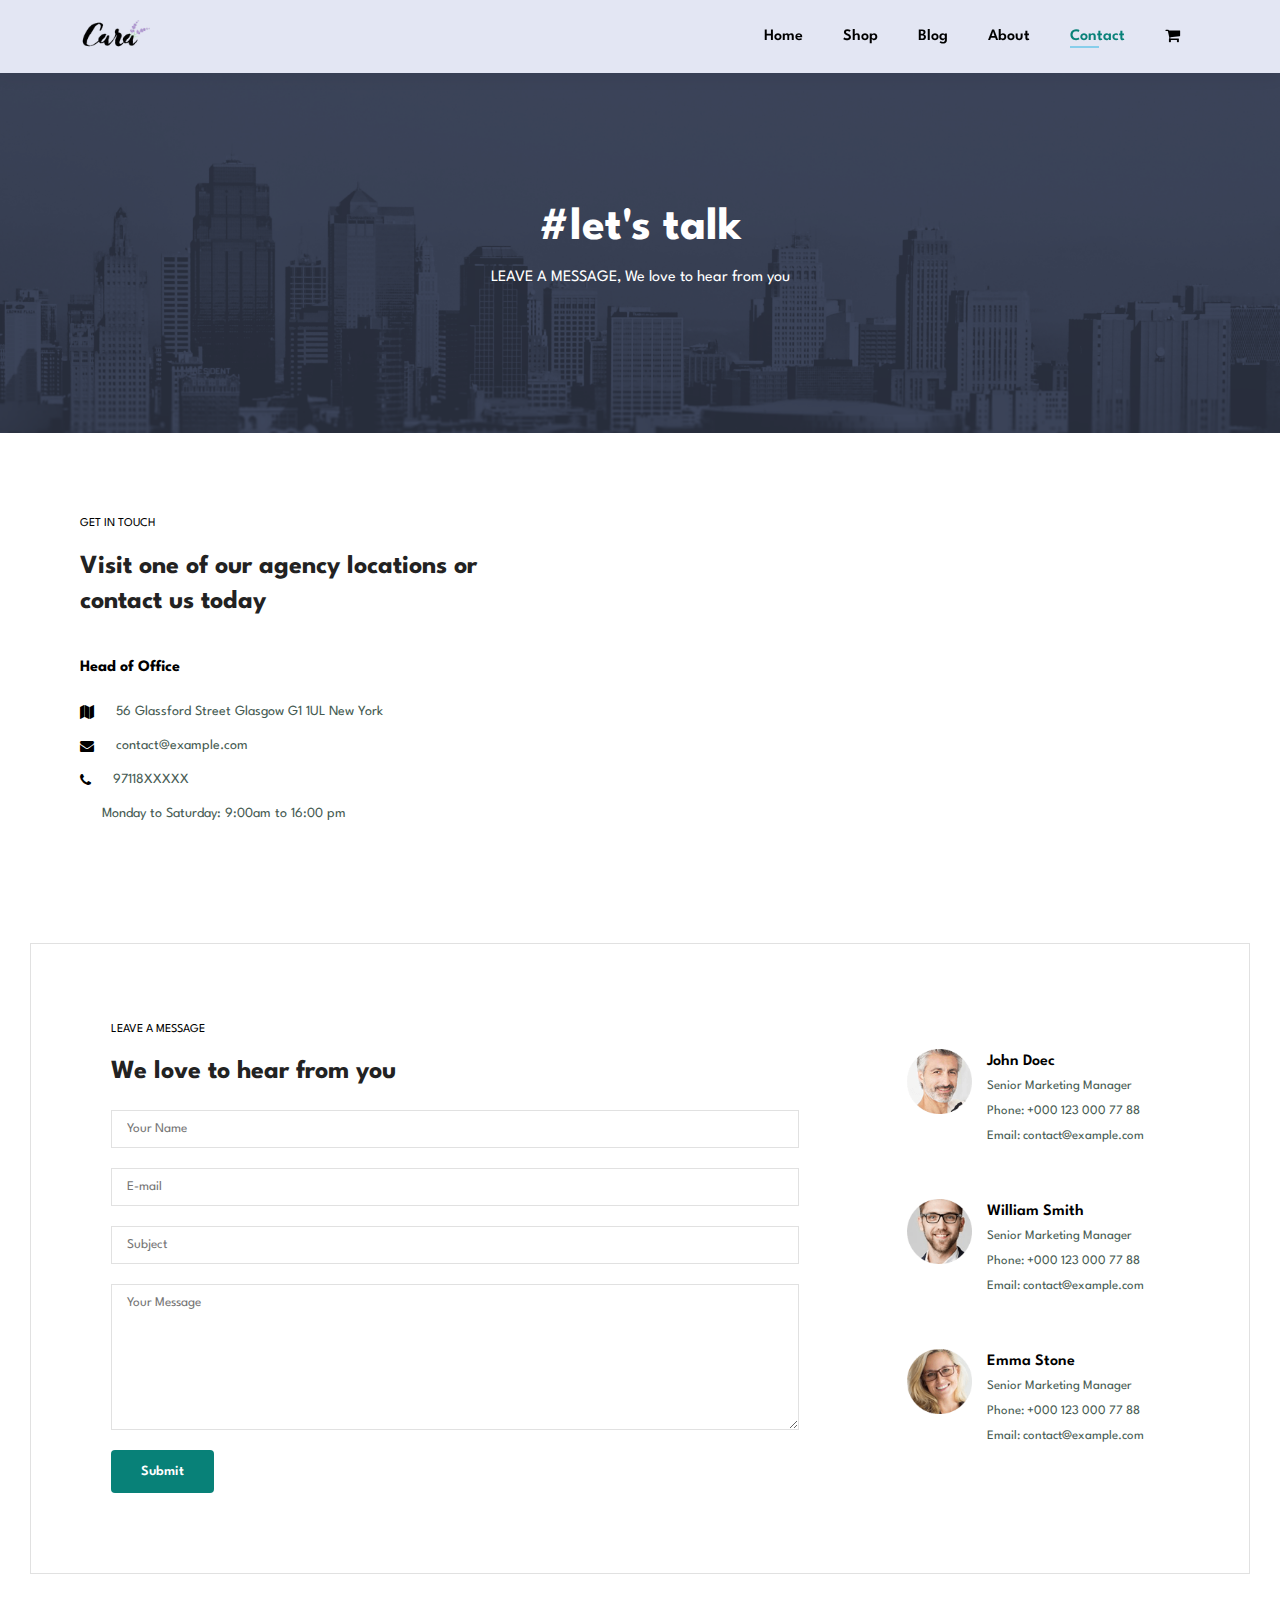
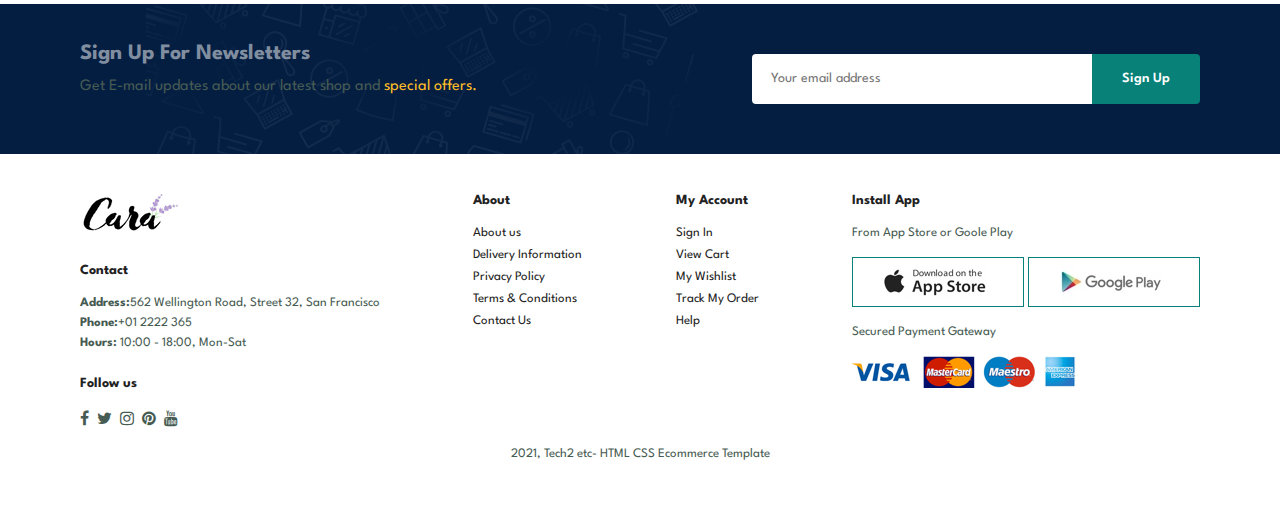
<file: contact.html>
<!DOCTYPE html>
<html lang="en">
<head>
    <meta charset="UTF-8">
    <meta name="viewport" content="width=device-width, initial-scale=1.0">
    <title>Ecommerce Website</title>
    <link rel="stylesheet" href="style.css">
    <link rel="stylesheet" href="https://cdnjs.cloudflare.com/ajax/libs/font-awesome/4.7.0/css/font-awesome.min.css">
</head>
<body>

    <section id="header">
        <a href="#"><img src="img/logo.png" class="logo" alt="" style="width: 100px; height: auto;"></a>

        <div>
            <ul id="navbar">
                <li><a href="home.html">Home</a></li>
                <li><a href="shop.html">Shop</a></li>
                <li><a href="blog.html">Blog</a></li>
                <li><a href="about.html">About</a></li>
                <li><a class="active" href="contact.html">Contact</a></li>
                <li id="lg-bag"><a href="cart.html"><i class="fa fa-shopping-cart" aria-hidden="true"></i></a></li>
                <a href="#" id="close"><i class="fa fa-times"></i></a>
            </ul>
        </div>
        <div id="mobile">
            <a href="cart.html"><i class="fa fa-shopping-cart" aria-hidden="true"></i></a>
            <i id="bar" class="fa fa-outdent"></i>
        </div>
    </section>

    <section id="page-header" class="about-header">
        <h2>#let's talk</h2>
        <p>LEAVE A MESSAGE, We love to hear from you</p>
    </section>

    <section id="contact-details" class="section-p1">
        <div class="details">
            <span>GET IN TOUCH</span>
            <h2>Visit one of our agency locations or contact us today</h2>
            <h3>Head of Office</h3>
            <div>
                <li>
                    <i class="fa fa-map"></i>
                    <p>56 Glassford Street Glasgow G1 1UL New York</p>
                </li>
                <li>
                    <i class="fa fa-envelope"></i>
                    <p>contact@example.com</p>
                </li>
                <li>
                    <i class="fa fa-phone"></i>
                    <p>97118XXXXX</p>
                </li>
                <li>
                    <i class="fa-solid fa-clock"></i>
                    <p>Monday to Saturday: 9:00am to  16:00 pm</p>
                </li>
                
            </div>
        </div>

        <div class="map">
            <iframe src="https://www.google.com/maps/embed?pb=!1m18!1m12!1m3!1d14022.151547026628!2d77.20892425!3d28.523547999999998!2m3!1f0!2f0!3f0!3m2!1i1024!2i768!4f13.1!3m3!1m2!1s0x390ce1f0dd053fdd%3A0x97d95c1a5860139f!2sSaket%2C%20New%20Delhi%2C%20Delhi%20110017!5e0!3m2!1sen!2sin!4v1717233776763!5m2!1sen!2sin" width="600" height="450" style="border:0;" allowfullscreen="" loading="lazy" referrerpolicy="no-referrer-when-downgrade"></iframe>
        </div>
    </section>

    <section id="form-details">
        <form action="">
            <span>LEAVE A MESSAGE</span>
            <h2>We love to hear from you</h2>
            <input type="text" placeholder="Your Name">
            <input type="text" placeholder="E-mail">
            <input type="text" placeholder="Subject">
            <textarea name="" id="" cols="30" rows="10" placeholder="Your Message"></textarea>
            <button class="normal">Submit</button>
        </form>

        <div class="people">
            <div>
                <img src="img/people/1.png" alt="">
                <p><span>John Doec</span> Senior Marketing Manager<br> Phone: +000 123 000 77 88<br> Email: contact@example.com</p>
            </div>
            <div>
                <img src="img/people/2.png" alt="">
                <p><span>William Smith</span> Senior Marketing Manager<br> Phone: +000 123 000 77 88<br> Email: contact@example.com</p>
            </div>
            <div>
                <img src="img/people/3.png" alt="">
                <p><span>Emma Stone</span> Senior Marketing Manager<br> Phone: +000 123 000 77 88<br> Email: contact@example.com</p>
            </div>
        </div>
    </section>

    <section id="newletter" class="section-p1 section-p1">
        <div class="newstext">
            <h4>Sign Up For Newsletters</h4>
            <p>Get E-mail updates about our latest shop and <span>special offers.</span></p>
        </div>
        <div class="form">
            <input type="text" placeholder="Your email address">
            <button class="normal">Sign Up</button>
        </div>
    </section>

    <footer class="section-p1">
        <div class="col">
            <img class="logo" src="img/logo.png" alt="">
            <h4>Contact</h4>
            <p><strong>Address:</strong>562 Wellington Road, Street 32, San Francisco</p>
            <p><strong>Phone:</strong>+01 2222 365</p>
            <p><strong>Hours:</strong> 10:00 - 18:00, Mon-Sat</p>
            <div class="follow">
                <h4>Follow us</h4>
                <div class="icon">
                    <i class="fa fa-facebook-f"></i>
                    <i class="fa fa-twitter"></i>
                    <i class="fa fa-instagram"></i>
                    <i class="fa fa-pinterest"></i>
                    <i class="fa fa-youtube"></i>
                </div>
            </div>
        </div>
        <div class="col">
            <h4>About</h4>
            <a href="#">About us</a>
            <a href="#">Delivery Information</a>
            <a href="#">Privacy Policy</a>
            <a href="#">Terms & Conditions</a>
            <a href="#">Contact Us</a>
        </div>
        <div class="col">
            <h4>My Account</h4>
            <a href="#">Sign In</a>
            <a href="#">View Cart</a>
            <a href="#">My Wishlist</a>
            <a href="#">Track My Order</a>
            <a href="#">Help</a>
        </div>
        <div class="col install">
            <h4>Install App</h4>
            <p>From App Store or Goole Play</p>
            <div class="row">
                <img src="img/pay/app.jpg" alt="">
                <img src="img/pay/play.jpg" alt="">
            </div>
            <p>Secured Payment Gateway</p>
            <img src="img/pay/pay.png" alt="">
        </div>
        <div class="copyright"> 
            <p>2021, Tech2 etc- HTML CSS Ecommerce Template</p>
        </div>
    </footer>


    <script src="script.js"></script>
</body>
</html>
</file>
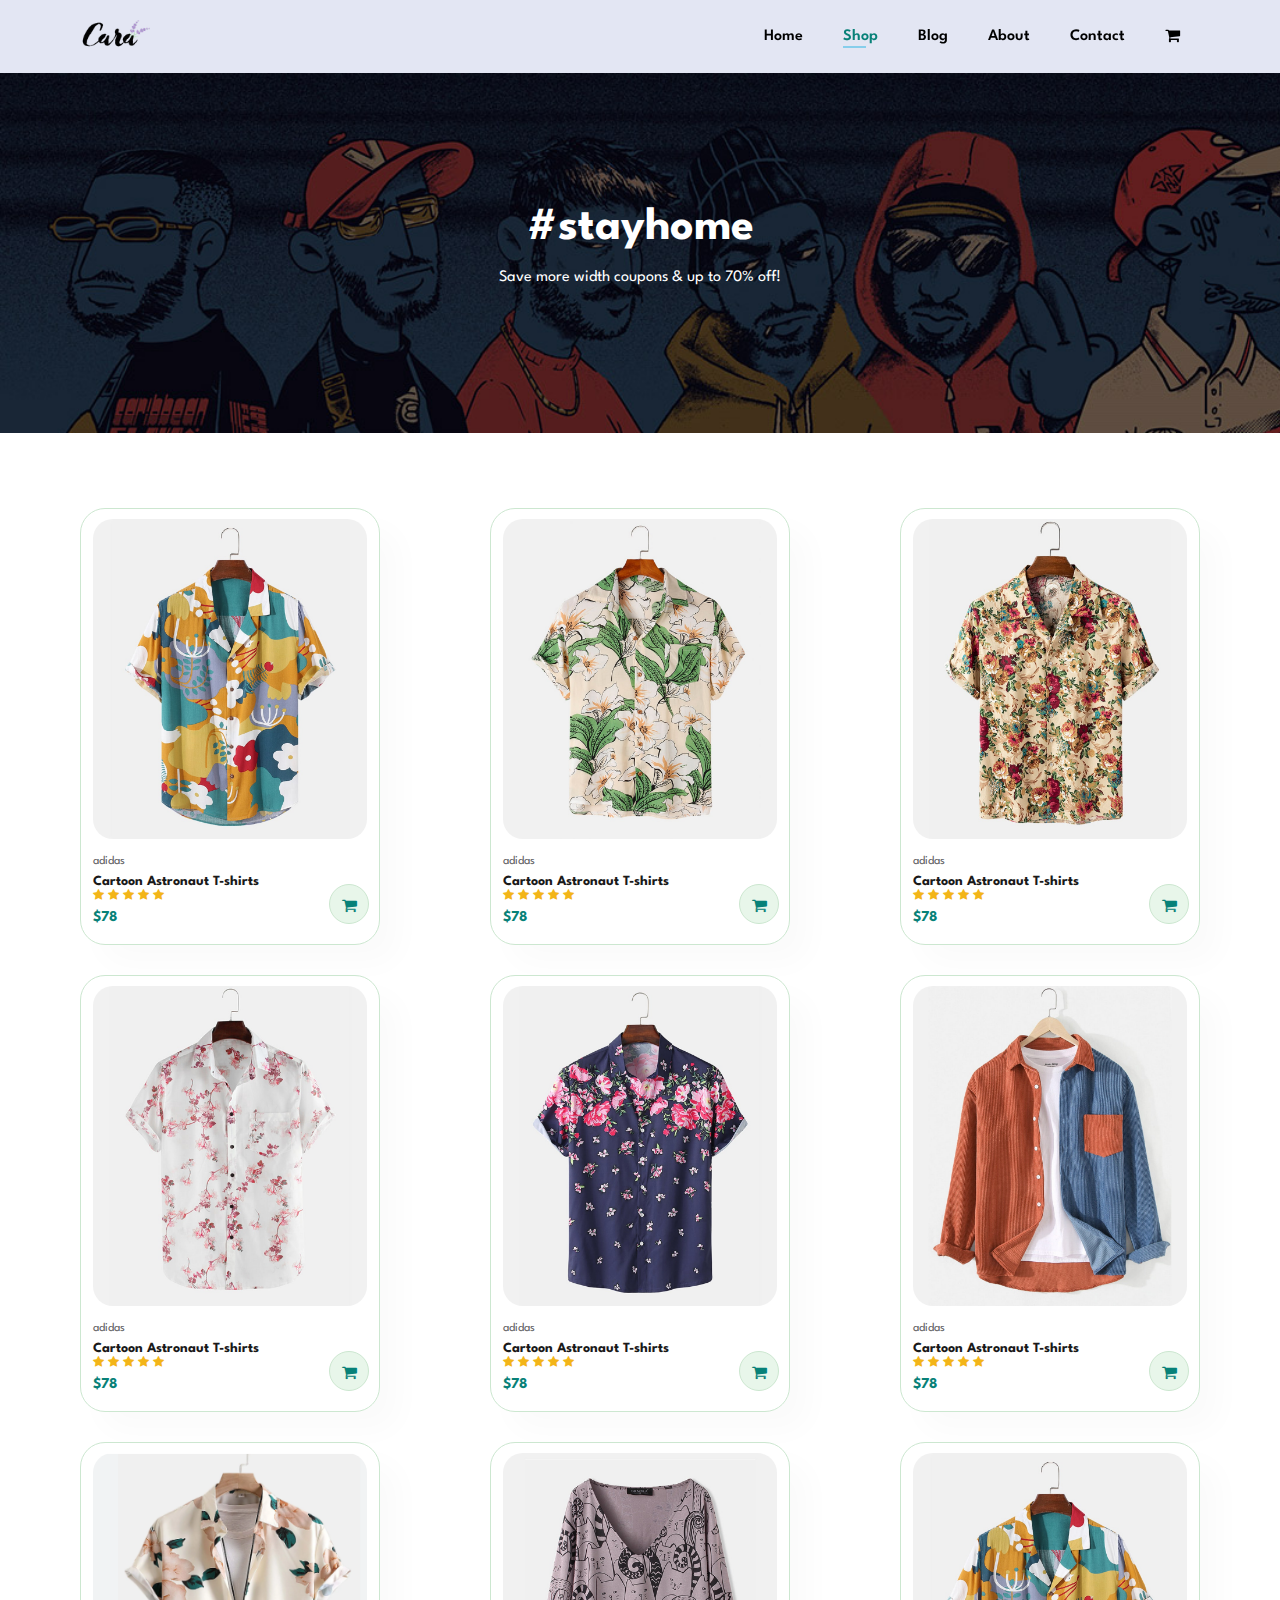
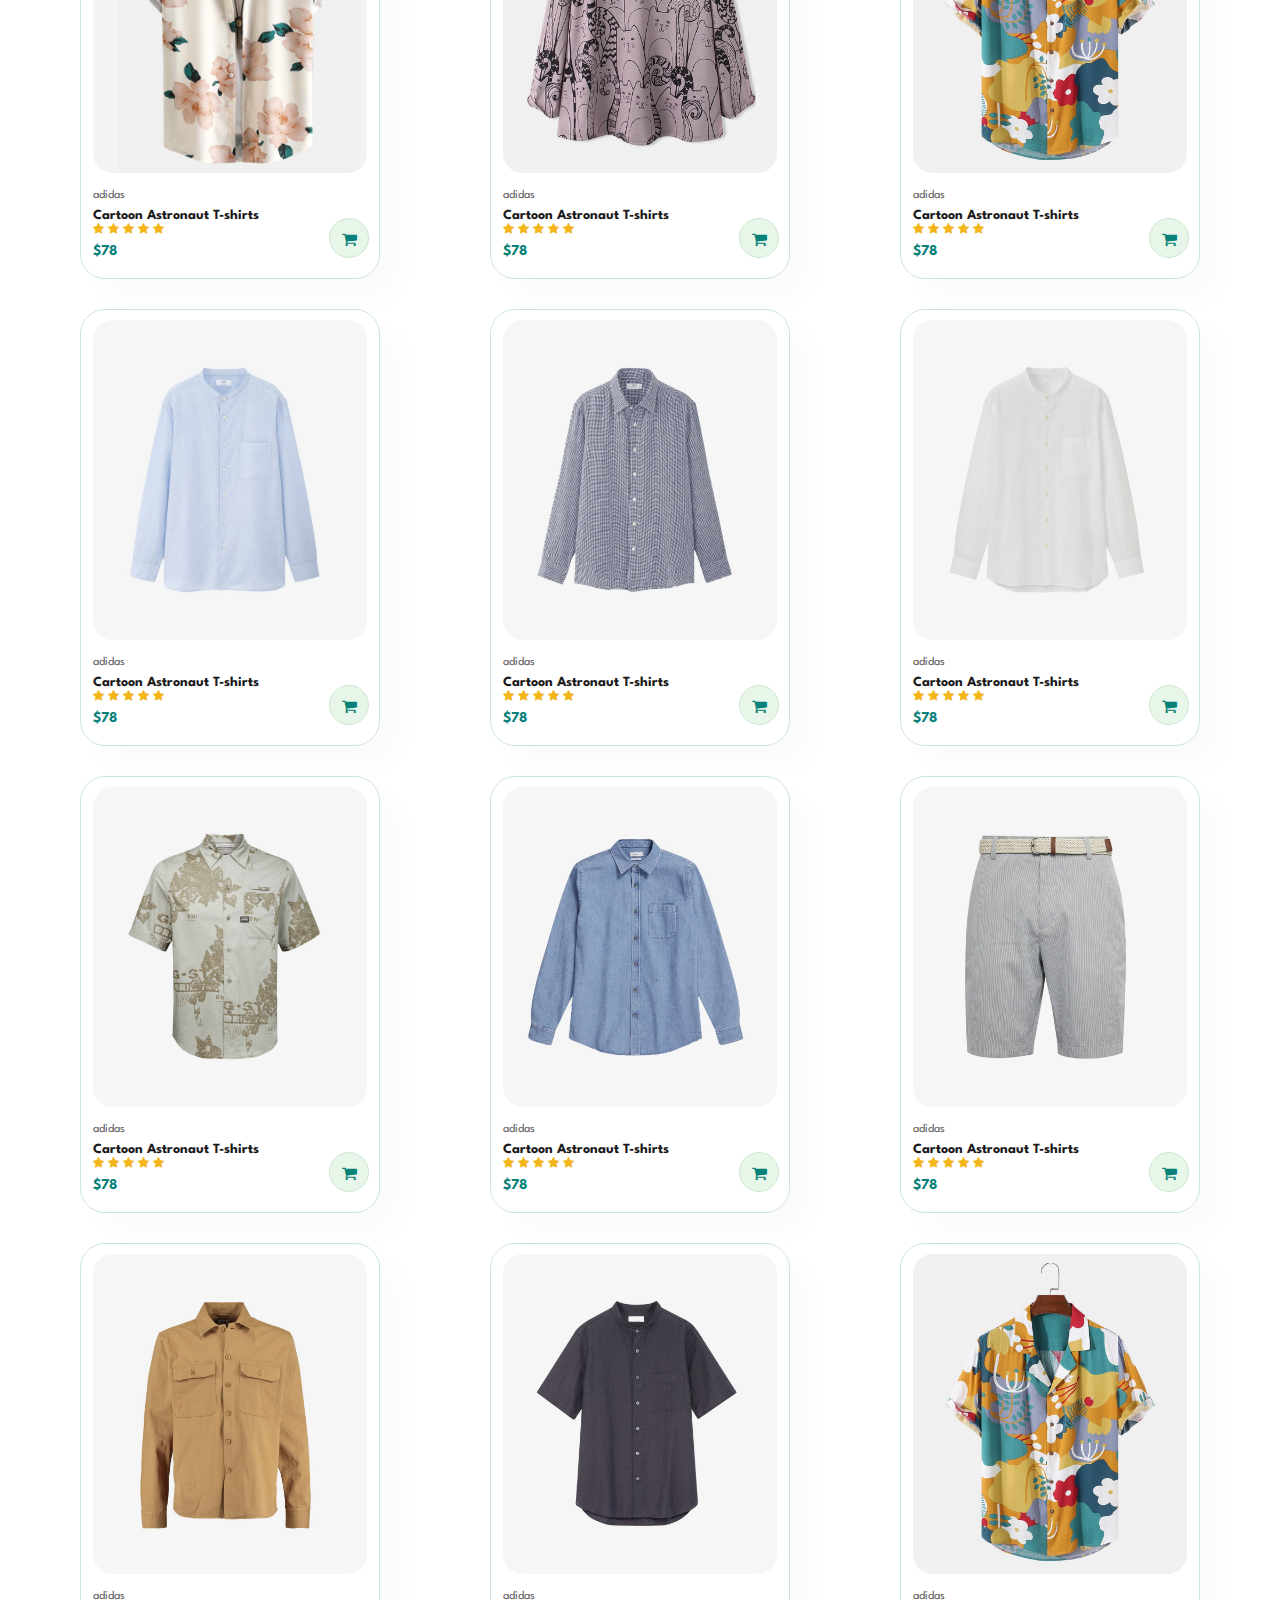
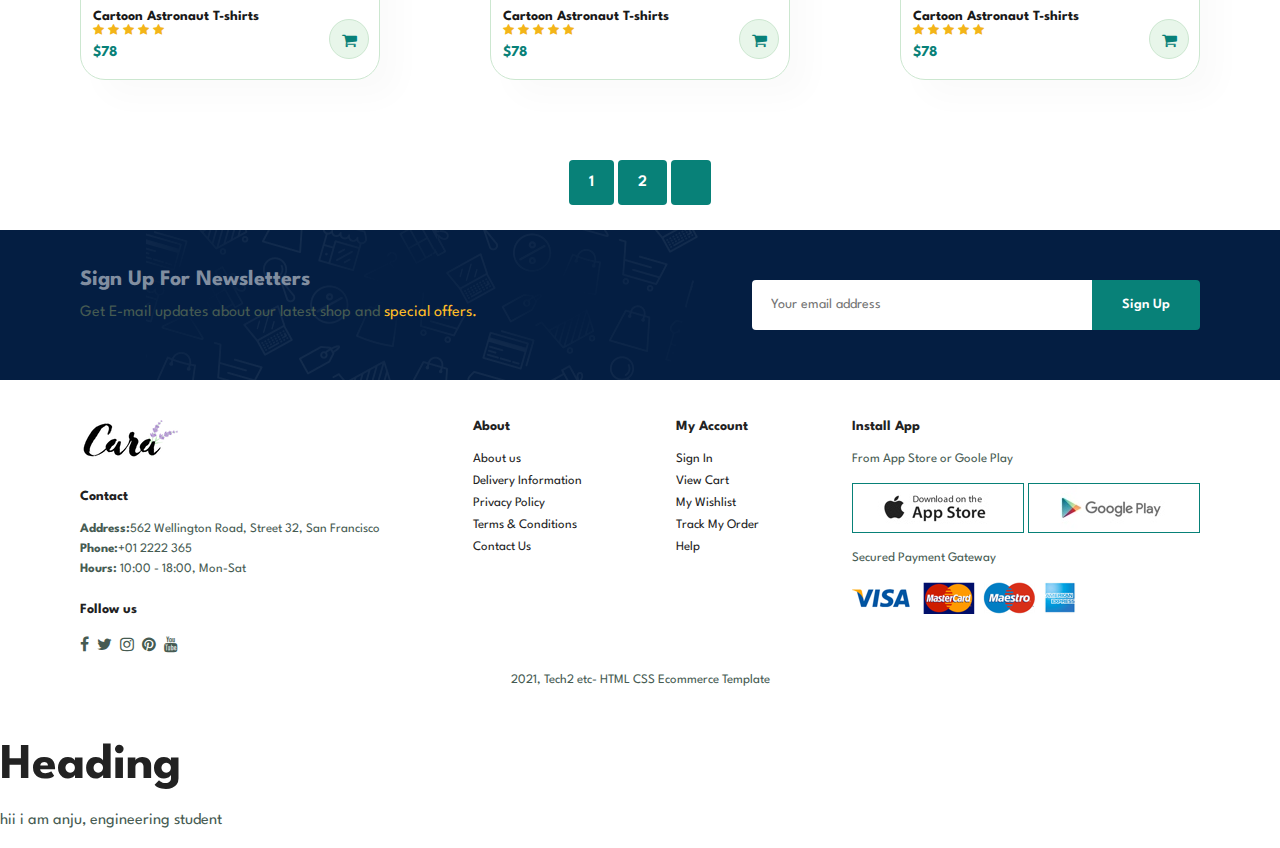
<file: shop.html>
<!DOCTYPE html>
<html lang="en">
<head>
    <meta charset="UTF-8">
    <meta name="viewport" content="width=device-width, initial-scale=1.0">
    <title>Ecommerce Website</title>
    <link rel="stylesheet" href="style.css">
    <link rel="stylesheet" href="https://cdnjs.cloudflare.com/ajax/libs/font-awesome/4.7.0/css/font-awesome.min.css">
</head>
<body>

    <section id="header">
        <a href="#"><img src="img/logo.png" class="logo" alt="" style="width: 100px; height: auto;"></a>

        <div>
            <ul id="navbar">
                <li><a href="home.html">Home</a></li>
                <li><a class="active"  href="shop.html">Shop</a></li>
                <li><a href="blog.html">Blog</a></li>
                <li><a href="about.html">About</a></li>
                <li><a href="contact.html">Contact</a></li>
                <li id="lg-bag"><a href="cart.html"><i class="fa fa-shopping-cart" aria-hidden="true"></i></a></li>
                <a href="#" id="close"><i class="fa fa-times"></i></a>
            </ul>
        </div>
        <div id="mobile">
            <a href="cart.html"><i class="fa fa-shopping-cart" aria-hidden="true"></i></a>
            <i id="bar" class="fa fa-outdent"></i>
        </div>
    </section>

    <section id="page-header">
        <h2>#stayhome</h2>
        <p>Save more width coupons & up to 70% off!</p>
    </section>
    
    <section id="product1" class="section-p1">
        <div class=" pro-container">
            <div class="pro" onclick="window.location.href='sproduct.html';">
                <img src="img/products/f1.jpg" alt="">
                <div class="des">
                    <span>adidas</span>
                    <h5>Cartoon Astronaut T-shirts</h5>
                    <div class="star">
                        <i class="fa fa-star"></i>
                        <i class="fa fa-star"></i>
                        <i class="fa fa-star"></i>
                        <i class="fa fa-star"></i>
                        <i class="fa fa-star"></i>
                    </div>
                    <h4>$78</h4>
                </div>
                <a href="#"><i class="fa fa-shopping-cart cart"></i></a>
            </div>
            <div class="pro">
            <img src="img/products/f2.jpg" alt="">
            <div class="des">
                <span>adidas</span>
                <h5>Cartoon Astronaut T-shirts</h5>
                <div class="star">
                    <i class="fa fa-star"></i>
                    <i class="fa fa-star"></i>
                    <i class="fa fa-star"></i>
                    <i class="fa fa-star"></i>
                    <i class="fa fa-star"></i>
                </div>
                <h4>$78</h4>
            </div>
            <a href="#"><i class="fa fa-shopping-cart cart"></i></a>
            </div>
            <div class="pro">
            <img src="img/products/f3.jpg" alt="">
            <div class="des">
                <span>adidas</span>
                <h5>Cartoon Astronaut T-shirts</h5>
                <div class="star">
                    <i class="fa fa-star"></i>
                    <i class="fa fa-star"></i>
                    <i class="fa fa-star"></i>
                    <i class="fa fa-star"></i>
                    <i class="fa fa-star"></i>
                </div>
                <h4>$78</h4>
            </div>
            <a href="#"><i class="fa fa-shopping-cart cart"></i></a>
            </div>
            <div class="pro">
            <img src="img/products/f4.jpg" alt="">
            <div class="des">
                <span>adidas</span>
                <h5>Cartoon Astronaut T-shirts</h5>
                <div class="star">
                    <i class="fa fa-star"></i>
                    <i class="fa fa-star"></i>
                    <i class="fa fa-star"></i>
                    <i class="fa fa-star"></i>
                    <i class="fa fa-star"></i>
                </div>
                <h4>$78</h4>
            </div>
            <a href="#"><i class="fa fa-shopping-cart cart"></i></a>
            </div>
            <div class="pro">
            <img src="img/products/f5.jpg" alt="">
            <div class="des">
                <span>adidas</span>
                <h5>Cartoon Astronaut T-shirts</h5>
                <div class="star">
                    <i class="fa fa-star"></i>
                    <i class="fa fa-star"></i>
                    <i class="fa fa-star"></i>
                    <i class="fa fa-star"></i>
                    <i class="fa fa-star"></i>
                </div>
                <h4>$78</h4>
            </div>
            <a href="#"><i class="fa fa-shopping-cart cart"></i></a>
            </div>
            <div class="pro">
            <img src="img/products/f6.jpg" alt="">
            <div class="des">
                <span>adidas</span>
                <h5>Cartoon Astronaut T-shirts</h5>
                <div class="star">
                    <i class="fa fa-star"></i>
                    <i class="fa fa-star"></i>
                    <i class="fa fa-star"></i>
                    <i class="fa fa-star"></i>
                    <i class="fa fa-star"></i>
                </div>
                <h4>$78</h4>
            </div>
            <a href="#"><i class="fa fa-shopping-cart cart"></i></a>
            </div>
            <div class="pro">
            <img src="img/products/f7.png" alt="">
            <div class="des">
                <span>adidas</span>
                <h5>Cartoon Astronaut T-shirts</h5>
                <div class="star">
                    <i class="fa fa-star"></i>
                    <i class="fa fa-star"></i>
                    <i class="fa fa-star"></i>
                    <i class="fa fa-star"></i>
                    <i class="fa fa-star"></i>
                </div>
                <h4>$78</h4>
            </div>
            <a href="#"><i class="fa fa-shopping-cart cart"></i></a>
            </div>
            <div class="pro">
            <img src="img/products/f8.jpg" alt="">
            <div class="des">
                <span>adidas</span>
                <h5>Cartoon Astronaut T-shirts</h5>
                <div class="star">
                    <i class="fa fa-star"></i>
                    <i class="fa fa-star"></i>
                    <i class="fa fa-star"></i>
                    <i class="fa fa-star"></i>
                    <i class="fa fa-star"></i>
                </div>
                <h4>$78</h4>
            </div>
            <a href="#"><i class="fa fa-shopping-cart cart"></i></a>
            </div>
            <div class="pro">
                <img src="img/products/f1.jpg" alt="">
                <div class="des">
                    <span>adidas</span>
                    <h5>Cartoon Astronaut T-shirts</h5>
                    <div class="star">
                        <i class="fa fa-star"></i>
                        <i class="fa fa-star"></i>
                        <i class="fa fa-star"></i>
                        <i class="fa fa-star"></i>
                        <i class="fa fa-star"></i>
                    </div>
                    <h4>$78</h4>
                </div>
                <a href="#"><i class="fa fa-shopping-cart cart"></i></a>
                </div>
        
            <div class="pro">
                <img src="img/products/n1.jpg" alt="">
                <div class="des">
                    <span>adidas</span>
                    <h5>Cartoon Astronaut T-shirts</h5>
                    <div class="star">
                        <i class="fa fa-star"></i>
                        <i class="fa fa-star"></i>
                        <i class="fa fa-star"></i>
                        <i class="fa fa-star"></i>
                        <i class="fa fa-star"></i>
                    </div>
                    <h4>$78</h4>
                </div>
                <a href="#"><i class="fa fa-shopping-cart cart"></i></a>
            </div>
            <div class="pro">
            <img src="img/products/n2.jpg" alt="">
            <div class="des">
                <span>adidas</span>
                <h5>Cartoon Astronaut T-shirts</h5>
                <div class="star">
                    <i class="fa fa-star"></i>
                    <i class="fa fa-star"></i>
                    <i class="fa fa-star"></i>
                    <i class="fa fa-star"></i>
                    <i class="fa fa-star"></i>
                </div>
                <h4>$78</h4>
            </div>
            <a href="#"><i class="fa fa-shopping-cart cart"></i></a>
            </div>
            <div class="pro">
            <img src="img/products/n3.jpg" alt="">
            <div class="des">
                <span>adidas</span>
                <h5>Cartoon Astronaut T-shirts</h5>
                <div class="star">
                    <i class="fa fa-star"></i>
                    <i class="fa fa-star"></i>
                    <i class="fa fa-star"></i>
                    <i class="fa fa-star"></i>
                    <i class="fa fa-star"></i>
                </div>
                <h4>$78</h4>
            </div>
            <a href="#"><i class="fa fa-shopping-cart cart"></i></a>
            </div>
            <div class="pro">
            <img src="img/products/n4.jpg" alt="">
            <div class="des">
                <span>adidas</span>
                <h5>Cartoon Astronaut T-shirts</h5>
                <div class="star">
                    <i class="fa fa-star"></i>
                    <i class="fa fa-star"></i>
                    <i class="fa fa-star"></i>
                    <i class="fa fa-star"></i>
                    <i class="fa fa-star"></i>
                </div>
                <h4>$78</h4>
            </div>
            <a href="#"><i class="fa fa-shopping-cart cart"></i></a>
            </div>
            <div class="pro">
            <img src="img/products/n5.jpg" alt="">
            <div class="des">
                <span>adidas</span>
                <h5>Cartoon Astronaut T-shirts</h5>
                <div class="star">
                    <i class="fa fa-star"></i>
                    <i class="fa fa-star"></i>
                    <i class="fa fa-star"></i>
                    <i class="fa fa-star"></i>
                    <i class="fa fa-star"></i>
                </div>
                <h4>$78</h4>
            </div>
            <a href="#"><i class="fa fa-shopping-cart cart"></i></a>
            </div>
            <div class="pro">
            <img src="img/products/n6.jpg" alt="">
            <div class="des">
                <span>adidas</span>
                <h5>Cartoon Astronaut T-shirts</h5>
                <div class="star">
                    <i class="fa fa-star"></i>
                    <i class="fa fa-star"></i>
                    <i class="fa fa-star"></i>
                    <i class="fa fa-star"></i>
                    <i class="fa fa-star"></i>
                </div>
                <h4>$78</h4>
            </div>
            <a href="#"><i class="fa fa-shopping-cart cart"></i></a>
            </div>
            <div class="pro">
            <img src="img/products/n7.jpg" alt="">
            <div class="des">
                <span>adidas</span>
                <h5>Cartoon Astronaut T-shirts</h5>
                <div class="star">
                    <i class="fa fa-star"></i>
                    <i class="fa fa-star"></i>
                    <i class="fa fa-star"></i>
                    <i class="fa fa-star"></i>
                    <i class="fa fa-star"></i>
                </div>
                <h4>$78</h4>
            </div>
            <a href="#"><i class="fa fa-shopping-cart cart"></i></a>
            </div>
            <div class="pro">
            <img src="img/products/n8.jpg" alt="">
            <div class="des">
                <span>adidas</span>
                <h5>Cartoon Astronaut T-shirts</h5>
                <div class="star">
                    <i class="fa fa-star"></i>
                    <i class="fa fa-star"></i>
                    <i class="fa fa-star"></i>
                    <i class="fa fa-star"></i>
                    <i class="fa fa-star"></i>
                </div>
                <h4>$78</h4>
            </div>
            <a href="#"><i class="fa fa-shopping-cart cart"></i></a>
            </div>
            <div class="pro">
                <img src="img/products/f1.jpg" alt="">
                <div class="des">
                    <span>adidas</span>
                    <h5>Cartoon Astronaut T-shirts</h5>
                    <div class="star">
                        <i class="fa fa-star"></i>
                        <i class="fa fa-star"></i>
                        <i class="fa fa-star"></i>
                        <i class="fa fa-star"></i>
                        <i class="fa fa-star"></i>
                    </div>
                    <h4>$78</h4>
                </div>
                <a href="#"><i class="fa fa-shopping-cart cart"></i></a>
                </div>
        </div>
    </section>

    <section id="pagination" class="section-p1">
        <a href="#">1</a>
        <a href="#">2</a>
        <a href="#"><i class="fa fa-long-arrow-alt-right"></i></a>
    </section>

    <section id="newletter" class="section-p1 section-p1">
        <div class="newstext">
            <h4>Sign Up For Newsletters</h4>
            <p>Get E-mail updates about our latest shop and <span>special offers.</span></p>
        </div>
        <div class="form">
            <input type="text" placeholder="Your email address">
            <button class="normal">Sign Up</button>
        </div>
    </section>

    <footer class="section-p1">
        <div class="col">
            <img class="logo" src="img/logo.png" alt="">
            <h4>Contact</h4>
            <p><strong>Address:</strong>562 Wellington Road, Street 32, San Francisco</p>
            <p><strong>Phone:</strong>+01 2222 365</p>
            <p><strong>Hours:</strong> 10:00 - 18:00, Mon-Sat</p>
            <div class="follow">
                <h4>Follow us</h4>
                <div class="icon">
                    <i class="fa fa-facebook-f"></i>
                    <i class="fa fa-twitter"></i>
                    <i class="fa fa-instagram"></i>
                    <i class="fa fa-pinterest"></i>
                    <i class="fa fa-youtube"></i>
                </div>
            </div>
        </div>
        <div class="col">
            <h4>About</h4>
            <a href="#">About us</a>
            <a href="#">Delivery Information</a>
            <a href="#">Privacy Policy</a>
            <a href="#">Terms & Conditions</a>
            <a href="#">Contact Us</a>
        </div>
        <div class="col">
            <h4>My Account</h4>
            <a href="#">Sign In</a>
            <a href="#">View Cart</a>
            <a href="#">My Wishlist</a>
            <a href="#">Track My Order</a>
            <a href="#">Help</a>
        </div>
        <div class="col install">
            <h4>Install App</h4>
            <p>From App Store or Goole Play</p>
            <div class="row">
                <img src="img/pay/app.jpg" alt="">
                <img src="img/pay/play.jpg" alt="">
            </div>
            <p>Secured Payment Gateway</p>
            <img src="img/pay/pay.png" alt="">
        </div>
        <div class="copyright"> 
            <p>2021, Tech2 etc- HTML CSS Ecommerce Template</p>
        </div>
    </footer>

    <h1>Heading</h1>
    <p>hii i am anju, engineering student</p>
    <script src="script.js"></script>
</body>
</html>
</file>
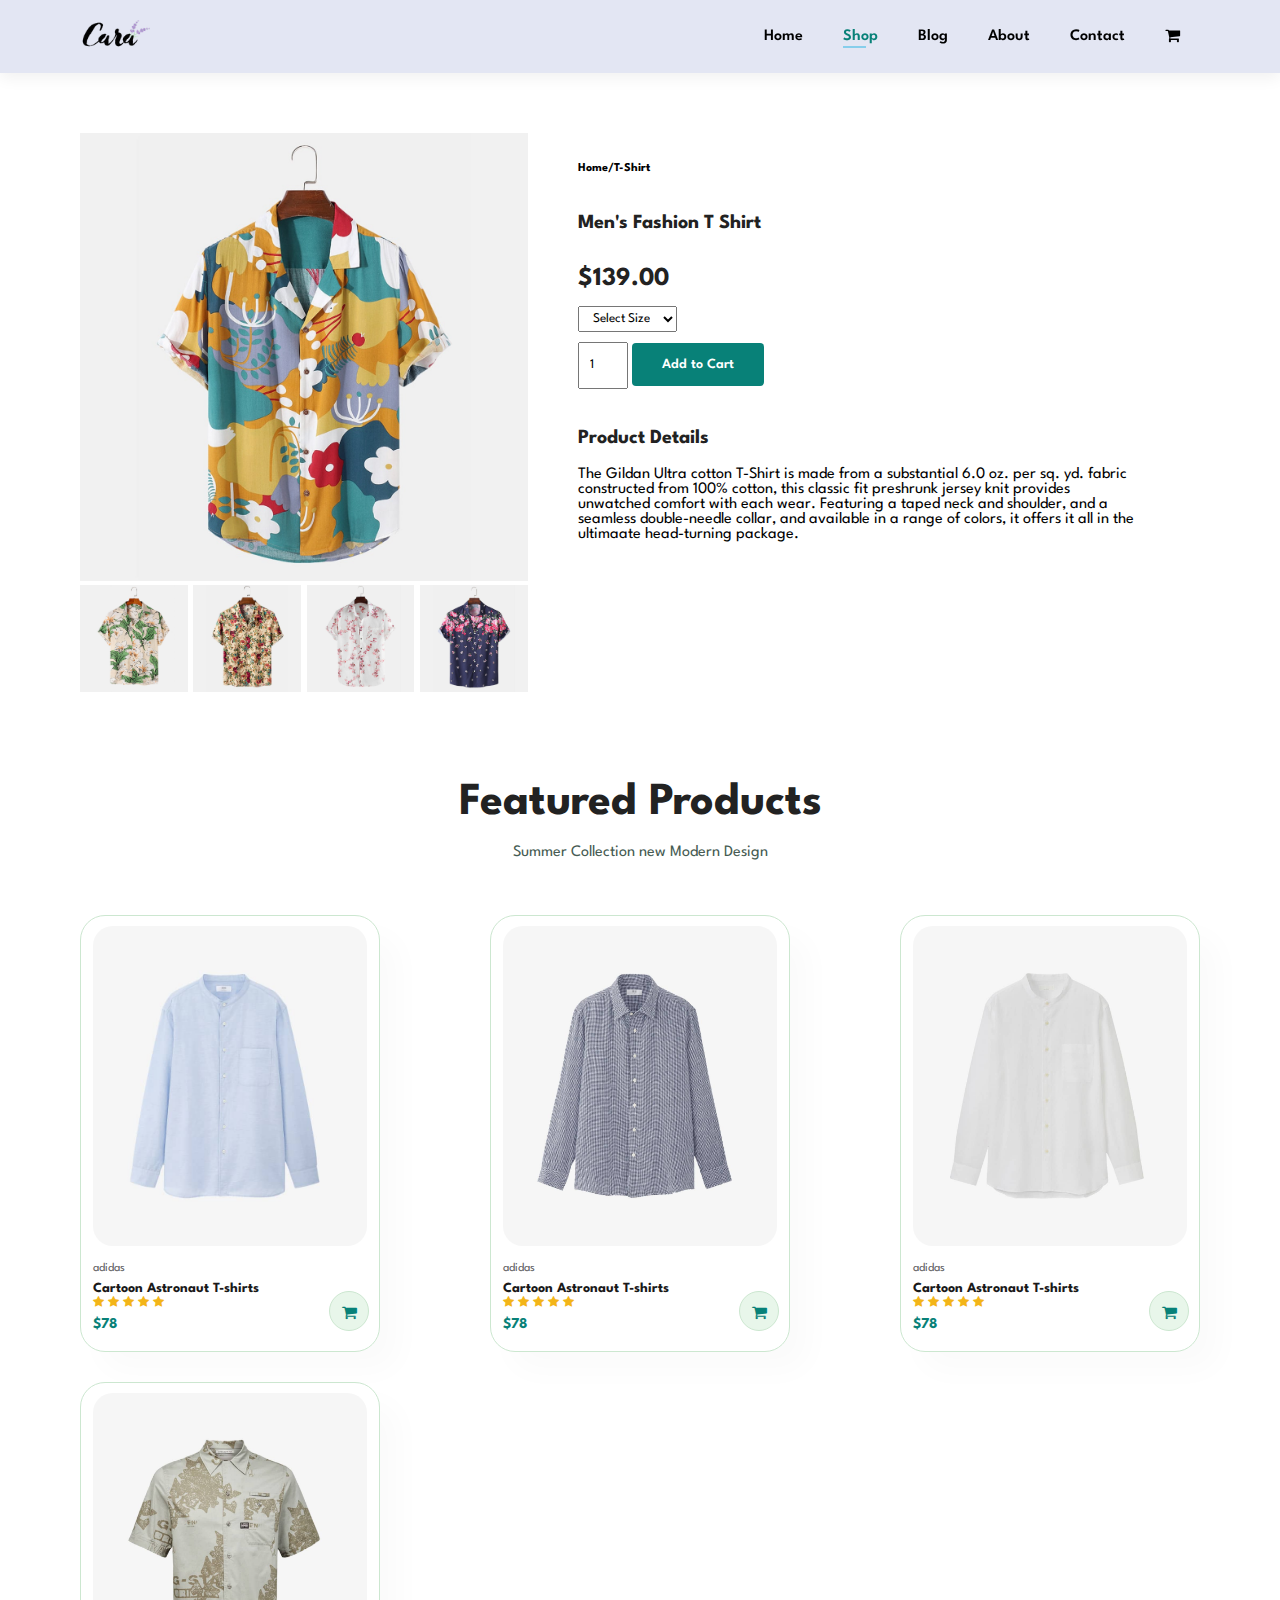
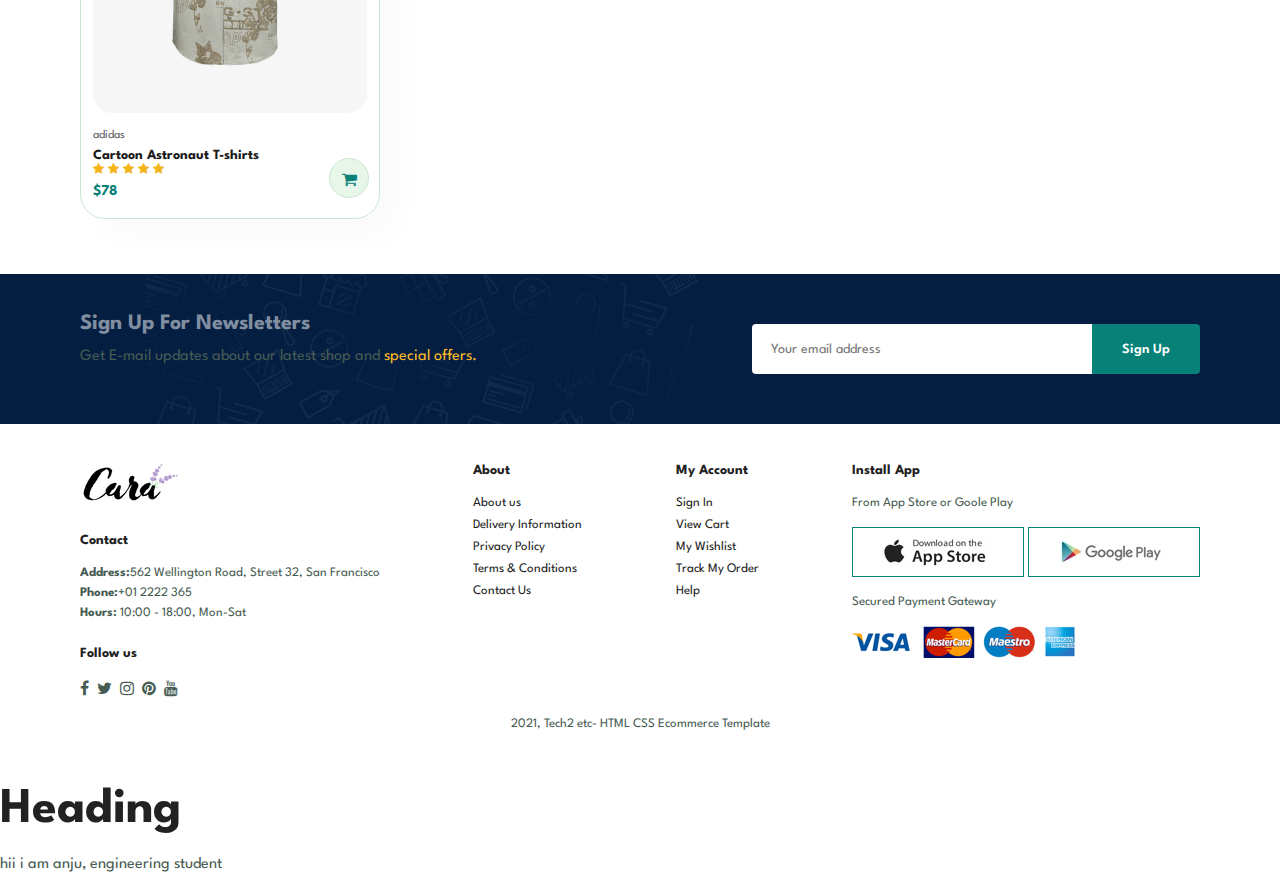
<file: sproduct.html>
<!DOCTYPE html>
<html lang="en">
<head>
    <meta charset="UTF-8">
    <meta name="viewport" content="width=device-width, initial-scale=1.0">
    <title>Ecommerce Website</title>
    <link rel="stylesheet" href="style.css">
    <link rel="stylesheet" href="https://cdnjs.cloudflare.com/ajax/libs/font-awesome/4.7.0/css/font-awesome.min.css">
</head>
<body>

    <section id="header">
        <a href="#"><img src="img/logo.png" class="logo" alt="" style="width: 100px; height: auto;"></a>

        <div>
            <ul id="navbar">
                <li><a href="home.html">Home</a></li>
                <li><a class="active"  href="shop.html">Shop</a></li>
                <li><a href="blog.html">Blog</a></li>
                <li><a href="about.html">About</a></li>
                <li><a href="contact.html">Contact</a></li>
                <li id="lg-bag"><a href="cart.html"><i class="fa fa-shopping-cart" aria-hidden="true"></i></a></li>
                <a href="#" id="close"><i class="fa fa-times"></i></a>
            </ul>
        </div>
        <div id="mobile">
            <a href="cart.html"><i class="fa fa-shopping-cart" aria-hidden="true"></i></a>
            <i id="bar" class="fa fa-outdent"></i>
        </div>
    </section>

    <section id="prodetail" class="section-p1">
        <div class="single-product-image">
            <img src="img/products/f1.jpg" width="100%" id="MainImg" alt="">
            <div class="small-img-group">
                <div class="small-img-col">
                    <img src="img/products/f2.jpg" width="100%" class="small-img" alt="">
                </div>
                <div class="small-img-col">
                    <img src="img/products/f3.jpg" width="100%" class="small-img" alt="">
                </div>
                <div class="small-img-col">
                    <img src="img/products/f4.jpg" width="100%" class="small-img" alt="">
                </div>
                <div class="small-img-col">
                    <img src="img/products/f5.jpg" width="100%" class="small-img" alt="">
                </div>
            </div>
        </div>
        <div class="single-product-detail">
            <h6>Home/T-Shirt</h6>
            <h4>Men's Fashion T Shirt</h4>
            <h2>$139.00</h2>
            <select>
                <option>Select Size</option>
                <option>Xl</option>
                <option>XXL</option>
                <option>Small</option>
                <option>Large</option>
            <input type="number" value="1">
            <button class="normal">Add to Cart</button>
            <h4>Product Details</h4>
            <span>The Gildan Ultra cotton T-Shirt is made from a substantial 6.0 oz. per sq. yd. fabric constructed from 100% cotton, this classic fit preshrunk jersey knit provides unwatched comfort with each wear. Featuring a taped neck and shoulder, and a seamless double-needle collar, and available in a range of colors, it offers it all in the ultimaate head-turning package.</span>
            </select>
        </div>
    </section>

    <section id="product1" class="section-p1">
        <h2>Featured Products</h2>
        <p>Summer Collection new Modern Design</p>
        <div class=" pro-container">
            <div class="pro">
                <img src="img/products/n1.jpg" alt="">
                <div class="des">
                    <span>adidas</span>
                    <h5>Cartoon Astronaut T-shirts</h5>
                    <div class="star">
                        <i class="fa fa-star"></i>
                        <i class="fa fa-star"></i>
                        <i class="fa fa-star"></i>
                        <i class="fa fa-star"></i>
                        <i class="fa fa-star"></i>
                    </div>
                    <h4>$78</h4>
                </div>
                <a href="#"><i class="fa fa-shopping-cart cart"></i></a>
            </div>
            <div class="pro">
            <img src="img/products/n2.jpg" alt="">
            <div class="des">
                <span>adidas</span>
                <h5>Cartoon Astronaut T-shirts</h5>
                <div class="star">
                    <i class="fa fa-star"></i>
                    <i class="fa fa-star"></i>
                    <i class="fa fa-star"></i>
                    <i class="fa fa-star"></i>
                    <i class="fa fa-star"></i>
                </div>
                <h4>$78</h4>
            </div>
            <a href="#"><i class="fa fa-shopping-cart cart"></i></a>
            </div>
            <div class="pro">
            <img src="img/products/n3.jpg" alt="">
            <div class="des">
                <span>adidas</span>
                <h5>Cartoon Astronaut T-shirts</h5>
                <div class="star">
                    <i class="fa fa-star"></i>
                    <i class="fa fa-star"></i>
                    <i class="fa fa-star"></i>
                    <i class="fa fa-star"></i>
                    <i class="fa fa-star"></i>
                </div>
                <h4>$78</h4>
            </div>
            <a href="#"><i class="fa fa-shopping-cart cart"></i></a>
            </div>
            <div class="pro">
            <img src="img/products/n4.jpg" alt="">
            <div class="des">
                <span>adidas</span>
                <h5>Cartoon Astronaut T-shirts</h5>
                <div class="star">
                    <i class="fa fa-star"></i>
                    <i class="fa fa-star"></i>
                    <i class="fa fa-star"></i>
                    <i class="fa fa-star"></i>
                    <i class="fa fa-star"></i>
                </div>
                <h4>$78</h4>
            </div>
            <a href="#"><i class="fa fa-shopping-cart cart"></i></a>
            </div>
        </div>
    </section>

    <section id="newletter" class="section-p1 section-p1">
        <div class="newstext">
            <h4>Sign Up For Newsletters</h4>
            <p>Get E-mail updates about our latest shop and <span>special offers.</span></p>
        </div>
        <div class="form">
            <input type="text" placeholder="Your email address">
            <button class="normal">Sign Up</button>
        </div>
    </section>

    <footer class="section-p1">
        <div class="col">
            <img class="logo" src="img/logo.png" alt="">
            <h4>Contact</h4>
            <p><strong>Address:</strong>562 Wellington Road, Street 32, San Francisco</p>
            <p><strong>Phone:</strong>+01 2222 365</p>
            <p><strong>Hours:</strong> 10:00 - 18:00, Mon-Sat</p>
            <div class="follow">
                <h4>Follow us</h4>
                <div class="icon">
                    <i class="fa fa-facebook-f"></i>
                    <i class="fa fa-twitter"></i>
                    <i class="fa fa-instagram"></i>
                    <i class="fa fa-pinterest"></i>
                    <i class="fa fa-youtube"></i>
                </div>
            </div>
        </div>
        <div class="col">
            <h4>About</h4>
            <a href="#">About us</a>
            <a href="#">Delivery Information</a>
            <a href="#">Privacy Policy</a>
            <a href="#">Terms & Conditions</a>
            <a href="#">Contact Us</a>
        </div>
        <div class="col">
            <h4>My Account</h4>
            <a href="#">Sign In</a>
            <a href="#">View Cart</a>
            <a href="#">My Wishlist</a>
            <a href="#">Track My Order</a>
            <a href="#">Help</a>
        </div>
        <div class="col install">
            <h4>Install App</h4>
            <p>From App Store or Goole Play</p>
            <div class="row">
                <img src="img/pay/app.jpg" alt="">
                <img src="img/pay/play.jpg" alt="">
            </div>
            <p>Secured Payment Gateway</p>
            <img src="img/pay/pay.png" alt="">
        </div>
        <div class="copyright"> 
            <p>2021, Tech2 etc- HTML CSS Ecommerce Template</p>
        </div>
    </footer>

    <script>
        var MainImg = document.getElementById("MainImg");
        var smalling = document.getElementsByClassName("small-img");

        smalling[0].onclick=function(){
            MainImg.src= smalling[0].src;
        }
        smalling[1].onclick=function(){
            MainImg.src= smalling[1].src;
        }
        smalling[2].onclick=function(){
            MainImg.src= smalling[2].src;
        }
        smalling[3].onclick=function(){
            MainImg.src= smalling[3].src;
        }
    </script>

    <h1>Heading</h1>
    <p>hii i am anju, engineering student</p>
    <script src="script.js"></script>
</body>
</html>
</file>
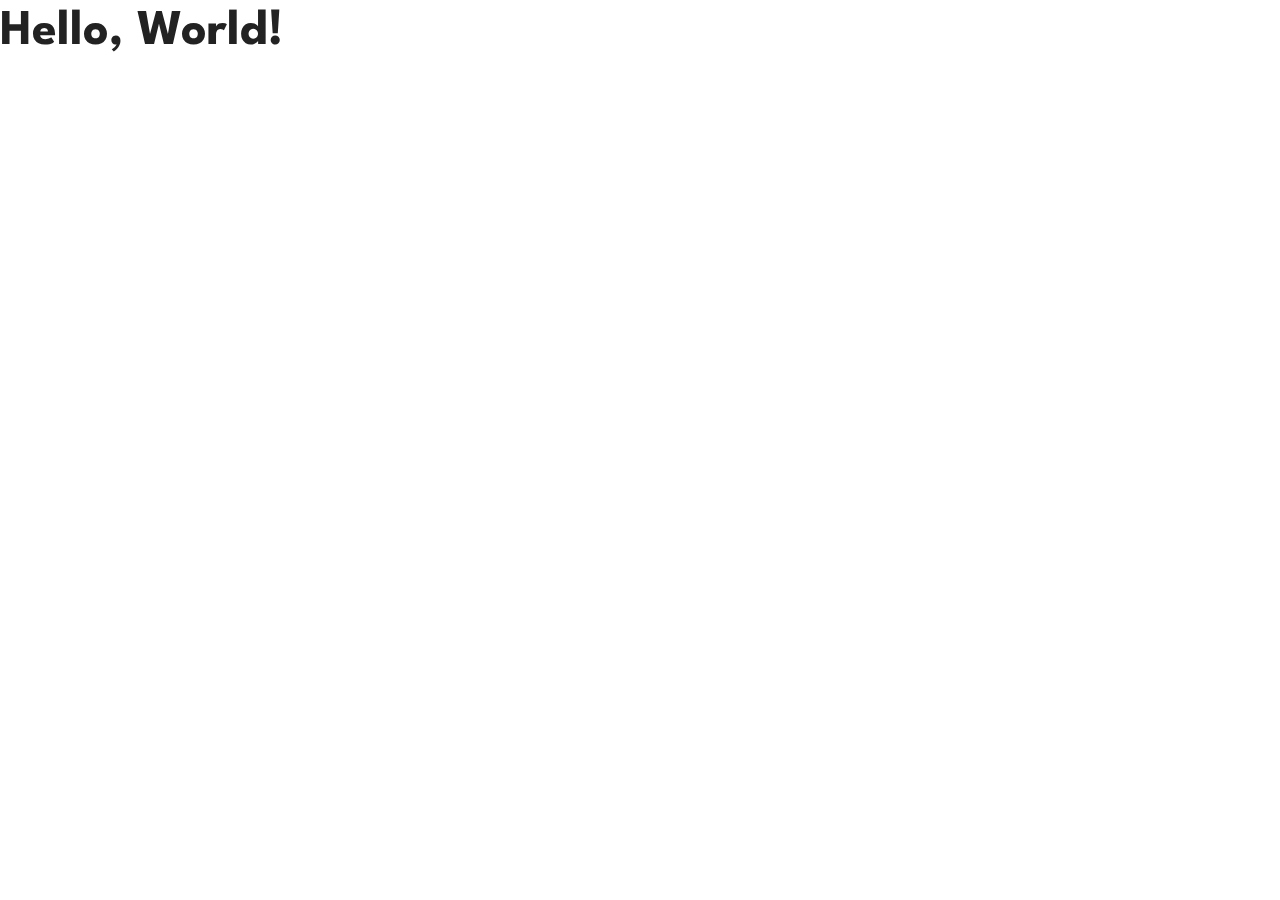
<file: test.html>
<!DOCTYPE html>
<html lang="en">
<head>
    <meta charset="UTF-8">
    <meta name="viewport" content="width=device-width, initial-scale=1.0">
    <title>Test Page</title>
    <link rel="stylesheet" href="style.css">
</head>
<body>
    <h1>Hello, World!</h1>
</body>
</html>
</file>
<file: style.css>
@import url("https://fonts.googleapis.com/css2?family=Spartan:wght@100;200;300;400;500;600;700;800;900&display=swap");
* {
  margin: 0;
  padding: 0;
  box-sizing: border-box;
  font-family: "Spartan", sans-serif;
}

html {
  scroll-behavior: smooth;
}

/* Global Styles */

h1 {
  font-size: 50px;
  line-height: 64px;
  color: #222;
}

h2 {
  font-size: 46px;
  line-height: 54px;
  color: #222;
}

h4 {
  font-size: 20px;
  color: #222;
}

h6 {
  font-weight: 700;
  font-size: 12px;
}

p {
  font-size: 16px;
  color: #465b52;
  margin: 15px 0 20px 0;
}

.section-p1 {
  padding: 40px 80px;
}

.section-m1 {
  margin: 40px 0;
}
button.normal{
  font-size: 14px;
  font-weight: 600;
  padding: 15px 30px;
  color: #fff;
  border-radius: 4px;
  cursor: pointer;
  border: none;
  outline: none;
  transition: 0.2s;
}
button.white{
  font-size: 13px;
  font-weight: 600;
  padding: 11px 18px;
  color: #fff;
  background-color: transparent;
  cursor: pointer;
  border: 1px solid #fff;
  outline: none;
  transition: 0.2s;
}

body {
  width: 100%;
}
#header{
    display: flex;
    align-items: center;
    justify-content: space-between;
    padding: 20px 80px;
    background-color: #e3e6f3;
    box-shadow: 0 5px 15px rgba(0,0,0,0.06);
    z-index: 999;
    position: sticky;
    top:0;
    left: 0;
}
#navbar{
    display: flex;
    align-items: center;
    justify-content: center;
}
#navbar li{
    list-style-type: none;
    padding: 0 20px;
    position: relative;
}
#navbar li a:hover,#navbar li a.active{
    color: #088178;
}
#navbar li a{
    text-decoration: none;
    font-size: 16px;
    font-weight: 600;
    color:black;
    transition: 0.3s ease;
}
#navbar li a.active::after,#navbar li a:hover::after{
    content: "";
    width: 30%;
    height: 2px;
    background:skyblue;
    position:absolute;
    bottom: -4px;
    left: 20px;
}
#mobile{
  display: none;
  align-items: center;
}
#close{
  display: none;
}
#hero{
    background-image: url("img/hero4.png");
    height: 90vh;
    width: 100%;
    background-size: cover;
    background-position: top 25% right 0;
    padding: 0 80px;
    display: flex;
    flex-direction: column;
    align-items: flex-start;
    justify-content: center;
}
#hero h4{
    padding-bottom: 15px;
}
#hero h1{
    color: #088108;
}
#hero button{
    background-image: url("img/button.png");
    background-color:transparent;
    color: #088178;
    border:0;
    padding: 14px 80px 14px 65px;
    background-repeat: no-repeat;
    cursor: pointer;
    font-weight: 700;
    font-size: 15px;
}
#feature .fe-box{
    width: 180px;
    text-align: center;
    padding: 25px 15px;
    box-shadow: 20px 20px 34px rgba(0, 0, 0, 0.03);
    border: 1px solid #cce7d0;
    border-radius: 4px;
    margin: 15px 0;
}
#feature .fe-box:hover{
    box-shadow: 10px 10px 54px rgba(70,62,221,0.1)
}
#feature{
  display: flex;
  align-items: center;
  justify-content: space-between;
  flex-wrap: wrap;
}
#feature .fe-box h6{
    padding: 9px 8px 6px 8px;
    line-height: 4px;
    color: #088178;
    background-color: #fddde4;
}
#feature .fe-box:nth-child(2) h6{
  background-color: #cdebbc;
}
#feature .fe-box:nth-child(3) h6{
  background-color: #d1e8f2;
}
#feature .fe-box:nth-child(4) h6{
  background-color: #cdd4f8;
}
#feature .fe-box:nth-child(5) h6{
  background-color: #f6dbf6;
}
#feature .fe-box:nth-child(6) h6{
  background-color: #fff2e5;
}
#product1{
  text-align: center;
}
#product1 .pro-container {
  display: flex;
  justify-content: space-between;
  padding-top: 20px;
  flex-wrap:wrap;
}

#product1 .pro {
  width: 23%;
  min-width: 300px;
  padding: 10px 12px;
  border: 1px solid #cce7d0;
  border-radius: 25px;
  cursor: pointer;
  box-shadow: 20px 20px 30px rgba(0, 0, 0, 0.02);
  margin: 15px 0;
  transition: 0.2s ease;
  position: relative;
}
#product1 .pro:hover{
  box-shadow: 20px 20px 30px rgba(0, 0, 0, 0.06);
}
#product1 .pro img{
  width: 100%;
  border-radius: 20px;
}
.pro img {
  width: 200px; /* Set the desired width */
  height: 320px; /* Set the desired height */
  object-fit: cover; /* Ensures the image fits within the given dimensions without distorting */
}
#product1 .pro .des{
  text-align: start;
  padding: 10px 0;;
}
#product1 .pro .des span{
  color: #606063;
  font-size: 12px ;
}
#product1 .pro .des h5{
  padding-top: 7px;
  color: #1a1a1a;
  font-size: 14px;
}
#product1 .pro .des i{
  font-size: 12px;
  color: rgb(243, 181, 25);
}
#product1 .pro .des h4{
  padding-top: 7px;
  font-size: 15px;
  font-weight: 700;
  color: #088178;
}
#product1 .pro .cart{
  width: 40px;
  height: 40px;
  line-height: 40px;
  border-radius: 50px;
  background-color: #e8f6ea;
  font-weight: 500;
  color: #088178;
  border: 1px solid #cce7d0;
  position: absolute;
  bottom: 20px;
  right: 10px;
}
#f9 .pro{
  height: 200px;
}
#banner{
  display: flex;
  flex-direction: column;
  justify-content: center;
  align-items: center;
  text-align: center;
  background-image: url("img/banner/b2.jpg");
  width: 100%;
  height: 40vh;
  background-size: cover;
  background-position: center;
}

#banner h4{
  color: #fff;
  font-size: 16px;
}
#banner h2{
  color: #fff;
  font-size: 30px;
  padding: 10px 0;
}
#banner h2 span{
  color: #ef3636;
}
#banner button:hover{
  background-color: #088178;
  color: #fff;
}
#sm-banner .banner-box{
  margin-bottom: 20px;
  width: 100%;
}
#sm-banner{
  display: flex;
  justify-content: space-between;
  flex-wrap: wrap;
  }
#sm-banner .banner-box{
  display: flex;
  flex-direction: column;
  justify-content: center;
  align-items: flex-start;
  background-image: url("img/banner/b17.jpg");
  min-width: 580px;
  height: 50vh;
  background-size: cover;
  background-position: center;
  padding: 30px;
}
#sm-banner .banner-box2{
  background-image: url("img/banner/b10.jpg");
}
#sm-banner h4{
  color: #fff;
  font-size: 20px;
  font-weight: 300;
}
#sm-banner h2{
  color: #fff;
  font-size: 28px;
  font-weight: 800;
}
#sm-banner span{
  color: #fff;
  font-size: 14px;
  font-weight: 500;
  padding-bottom: 15px;
}
#sm-banner .banner-box:hover button{
  background-color: #088178;
  border: 1px solid #088178;
}
#banner3{
  display: flex;
  justify-content: space-between;
  flex-wrap: wrap;
  padding: 0 80px;
}
#banner3 .banner-box{
  display: flex;
  flex-direction: column;
  justify-content: center;
  align-items: flex-start;
  background-image: url("img/banner/b7.jpg");
  min-width: 30%;
  height: 30vh;
  background-size: cover;
  background-position: center;
  padding: 20px;
  margin-bottom: 20px;
}
#banner3 .banner-box2{
  background-image: url("img/banner/b4.jpg");
}
#banner3 .banner-box3{
  background-image: url("img/banner/b18.jpg");
}
#banner3 h2{
  color: #fff;
  font-weight: 900;
  font-size: 22px;
}
#banner3 h2{
  color: #ec544e;
  font-weight: 800;
  font-size: 15px;
}
#newletter{
  display: flex;
  justify-content: space-between;
  flex-wrap: wrap;
  align-items: center;
  background-image: url(img/banner/b14.png);
  background-repeat: no-repeat;
  background-position: 20% 30%;
  background-color: #041e42;
}
#newletter h4{
  font-size: 22px;
  font-weight: 700;
  color:#818ea0;
}
#newletter p span{
  color: #ffbd27;
}
#newletter input{
  height: 3.125rem;
  padding: 0 1.25em;
  font-size: 14px;
  width: 100%;
  border: 1px solid transparent;
  border-radius: 4px;
  outline: none;
  border-top-right-radius: 0;
  border-bottom-right-radius: 0;
}
#newletter .form{
  display: flex;
  width: 40%;
}
#newletter button{
  background-color: #088178;
  color: #fff;
  white-space: nowrap;
  border-top-left-radius: 0;
  border-bottom-left-radius: 0;
}
footer{
  display: flex;
  flex-wrap: wrap;
  justify-content: space-between;
}
footer .col{
  display: flex;
  flex-direction: column;
  align-items: flex-start;
  margin-bottom: 20px;
}
footer .logo{
  margin-bottom: 30px;
}
footer h4{
  font-size: 14px;
  padding-bottom: 20px;
}
footer p{
  font-size: 13px;
  margin: 0 0 8px 0;
}
footer a{
  font-size: 13px;
  text-decoration: none;
  color: #222;
  margin-bottom: 10px;
}
footer .follow{
  margin-top: 20px;
}
footer .follow i{
  color: #465b52;
  padding-right: 4px;
  cursor: pointer;
}
footer .install .row img{
  border: 1px solid#088178;
}  
footer .follow{
  margin-top: 20px;
}
footer .install img{
  margin:10px 0 15px 0;
}
footer .follow i:hover,
footer a:hover{
  color: #088178;
}
footer .copyright{
  width: 100%;
  text-align: center;
}

#page-header{
  background-image: url("img/banner/b1.jpg");
  width: 100%;
  height: 40vh;
  background-size: cover;
  display: flex;
  justify-content: center;
  text-align: center;
  flex-direction: column;
  padding: 14px;
}
#page-header h2,#page-header p{
  color: #fff;
}
#pagination{
  text-align: center;
}
#pagination a{
  text-decoration: none;
  background-color: #088178;
  padding: 15px 20px;
  border-radius: 4px;
  color: #fff;
  font-weight: 600;
}
#pagination a i{
  font-size: 16px;
  font-weight: 600;
  border-radius: 4px;
}
#prodetail .single-product-image{
  width: 40%;
  margin-right: 50px;
}
.small-img-group{
  display: flex;
  justify-content: space-between;
}
.small-img-col{
  flex-basis: 24%;
  cursor: pointer;
}
#prodetail{
  display: flex;
  margin-top: 20px;
}
#prodetail .single-product-detail{
  width: 50%;
  padding-top: 30px;
}
#prodetail .single-product-detail h4{
  padding: 40px 0 20px 0;
}
#prodetail .single-product-detail h2{
  font-size: 26px;
}
#prodetail .single-product-detail select{
  display: block;
  padding: 5px 10px;
  margin-bottom: 10px;
}
#prodetail .single-product-detail input{
  width: 50px;
  height: 47px;
  padding-left: 10px;
}
#prodetail .single-product-detail button{
  background-color: #088178;
  color: #fff;
}
#prodetail .single-product-detail input:focus{
  outline: none;
}
#prodetail .single-product-detail input span{
  line-height: 25px;
}

#page-header.blog-header{
  background-image: url("img/banner/b19.jpg");
}
#blog{
  padding: 150px 150px 0 150px;
}
#blog .blog-box{
  display: flex;
  align-items: center;
  width: 100%;
  position: relative;
  padding: 90px;
}
#blog .blog-img{
  width: 50%;
  margin-right: 40px;
}
#blog img{
  width: 100%;
  height: 300px;
  object-fit: cover;
}
#blog .blog-details{
  width: 50%;
}
#blog .blog-details a{
  text-decoration: none;
  font-size: 11px;
  color: #000;
  font-weight: 700;
  position: relative;
  transition: 0.3s;
}
#blog .blog-details a::after{
  content: "";
  width: 50px;
  height: 1px;
  background-color: #000;
  position: absolute;
  top: 4px;
  right: -60px;
}
#blog .blog-details a:hover{
  color: #088178;
}
#blog .blog-details a:hover::after{
  background-color: #088178;
}
#blog .blog-box h1{
  position: absolute;
  top: -40px;
  left: 0;
  font-size: 70px;
  font-weight: 700;
  color: #c9cbce;
  z-index: -9;
}

#page-header.about-header{
  background-image: url("img/about/banner.png");
}
#about-head img{
  width: 50%;
  height: auto;
}
#about-head{
  display: flex;
  align-items: center;
}
#about-head div{
  padding-left: 40px;
}
#about-app{
  text-align: center;
}
#about-app .video{
  width: 70%;
  height: 100%;
  margin: 30px auto 0 auto;
}
#about-app .video video{
  width: 100%;
  height: 100%;
  border-radius: 20px;
}
#contact-details{
  display: flex;
  align-items: center;
  justify-content: space-between;
}
#contact-details .details{
  width: 40%;
}
#contact-details .details span,
#form-details form span{
  font-size: 12px;
}
#contact-details .details h2,
#form-details form h2{
  font-size: 26px;
  line-height: 35px;
  padding: 20px 0;
}
#contact-details .details h3{
  font-size: 16px;
  line-height: 15px;
  padding: 20px 0;
}
#contact-details .details li{
  list-style: none;
  display: flex;
  padding: 10px 0;
}
#contact-details .details li i{
  font-size: 14px;
  padding-right: 22px;
}
#contact-details .details li p{
  margin: 0;
  font-size: 14px;
}
#contact-details .map{
  width: 55%;
  height: 400px;
}
#contact-details .map iframe{
  width: 100%;
  height: 100%;
}
#form-details{
  display: flex;
  justify-content: space-between;
  margin: 30px;
  padding: 80px;
  border: 1px solid#e1e1e1;
}
#form-details form{
  width: 65%;
  display: flex;
  flex-direction: column;
  align-items: flex-start;
}
#form-details form input,
#form-details form textarea{
  width: 100%;
  padding: 12px 15px;
  outline: none;
  margin-bottom: 20px;
  border: 1px solid#e1e1e1;
}
#form-details form button{
  background-color: #088178;
  color: #fff;
}
#form-details .people div{
  padding: 25px;
  display: flex;
  align-items: flex-start;
}
#form-details .people div img{
  width: 65px;
  height: 65px;
  object-fit: cover;
  margin-right: 15px;
}
#form-details .people div p{
  margin: 0;
  font-size: 13px;
  line-height: 25px;
}
#form-details .people div p span{
  display: block;
  font-size: 16px;
  font-weight: 600;
  color: #000;
}
#cart table{
  width: 100%;
  border-collapse: collapse;
  table-layout: fixed;
  white-space: nowrap;
}
#cart table img{
  width: 70px;
}
#cart table td:nth-child(1){
  width: 100px;
  text-align: centre;
}
#cart table td:nth-child(2){
  width: 150px;
  text-align: centre;
}
#cart table td:nth-child(3){
  width: 250px;
  text-align: centre;
}
#cart table td:nth-child(4),
#cart table td:nth-child(5),
#cart table td:nth-child(6){
  width: 150px;
  text-align: centre;
}
#cart table td:nth-child(5) input{
  width: 70px;
  padding: 10px 5px 10px 15px;
}
#cart table thead{
  border: 1px solid#e2e9e1;
  border-left: none;
  border-right: none;
}
#cart table thead td{
  font-weight: 700;
  text-transform: uppercase;
  font-size: 13px;
  padding: 18px 0;
}
#cart table tbody tr td{
  padding-top: 15px;
}
#cart table thead td{
  font-size: 13px;
}
#cart-add{
  display: flex;
  flex-wrap: wrap;
  justify-content: space-between;
}
#coupon{
  width: 50%;
  margin-bottom: 30px;
}
#coupon h3,
#subtotal h3{
  padding-bottom: 15px;
}
#coupon input{
  padding: 10px 20px;
  outline: none;
  width: 60%;
  margin-right: 10px;
  border: 1px solid#e2e9e1;
}
#coupon button,
#subtotal button{
  background-color: #088178;
  color: #fff;
  padding: 12px 20px;
}
#subtotal{
  width: 50%;
  margin-bottom: 30px;
  border: 1px solid#e2e9e1;
  padding: 30px;
}
#subtotal table{
  border-collapse: collapse;
  width: 100%;
  margin-bottom: 20px;
}
#subtotal table td{
  width: 50%;
  border: 1px solid #e2e9e1;
  padding: 10px;
  font-size: 13px;
}
@media(max-width:799px){
  .section-p1 {
    padding: 40px 40px;
  }
    #navbar {
      display: flex;
      flex-direction: column;
      align-items: center;
      justify-content: flex-start;
      position: fixed;
      top: 0;
      right: -300px;
      height: 100vh;
      width: 300px;
      background-color: #e3e6f3;
      box-shadow: 0 40px 60px rgba(0, 0, 0, 0.01);
      padding: 80px 0 0 10px;
      transition: 0.3s;
  }
  #navbar.active{
    right: 0px;
  }
  #navbar li{
    margin-bottom: 25px;;
  }
  #mobile{
    display: flex;
    align-items: center;
  }
  #mobile i{
    color: #1a1a1a;
    font-size: 24px;
    padding-left: 20px;
  }
  #close{
    display: initial;
    position: absolute;
    top: 30px;
    left: 30px;
    color: #222;
    font-size: 24px;
  }
  #lg-bag{
    display: none;
  }
  #hero {
    height: 70vh;
    background-position: top 30% right 30%;
    padding: 0 80px;
  }
  #feature {
    justify-content: center;
  }
  #feature .fe-box {
    margin: 15px 15px;
  }
  #product1 .pro-container {
    justify-content: center;
  }
  #product1 .pro {
    margin: 15px ;
  }
  #banner {
    height: 20vh;
  }
  #sm-banner .banner-box {
    min-width: 100%;
    height: 30vh;
  }
  #banner3 {
    padding: 0 40px;
  }
  #banner3 .banner-box {
    width: 28%;
  }
  #newletter .form {
    width: 100%;
  }
  #newletter{
    padding: 40px 20px;
  }
  #prodetail{
    display: flex;
    flex-direction: column;
  }
  #prodetail .single-product-image{
    width: 100%;
    margin-right: 0px;
  }
  #prodetail .single-product-detail {
    width: 100%;
  }

  #blog .blog-box {
    display: flex;
    flex-direction: column;
    align-items: flex-start;
  }
  #blog {
    padding: 100px 20px 0 20px;
  }
  #blog .blog-img {
    width: 100%;
    margin-right: 0px;
    margin-bottom: 30px;
  }
  #blog .blog-details {
    width: 100%;
  }

  #about-head{
    flex-direction: column;
  }
  #about-head img{
    width: 100%;
    margin-bottom: 20px;
  }
  #about-head div{
    padding-left: 0px;
  }
  #about-app .video {
    width: 100%;
}
  
}
</file>
